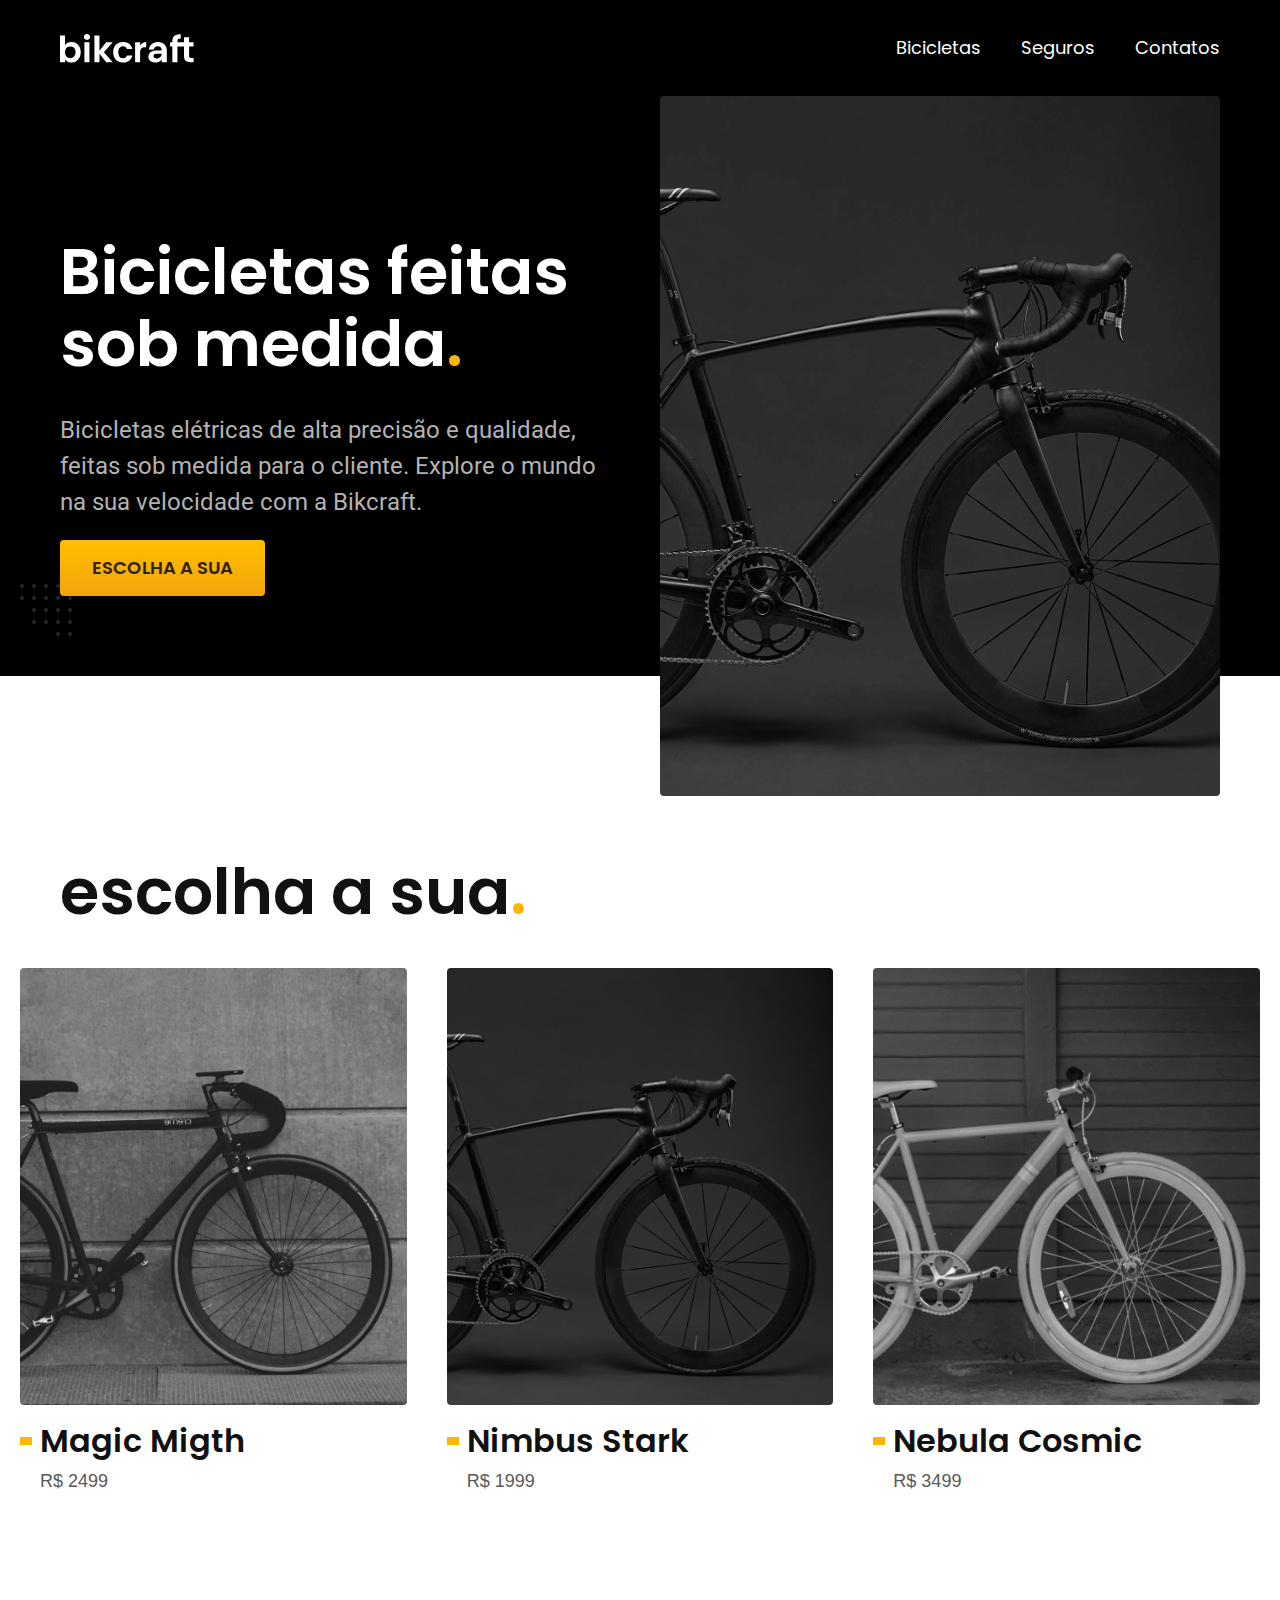
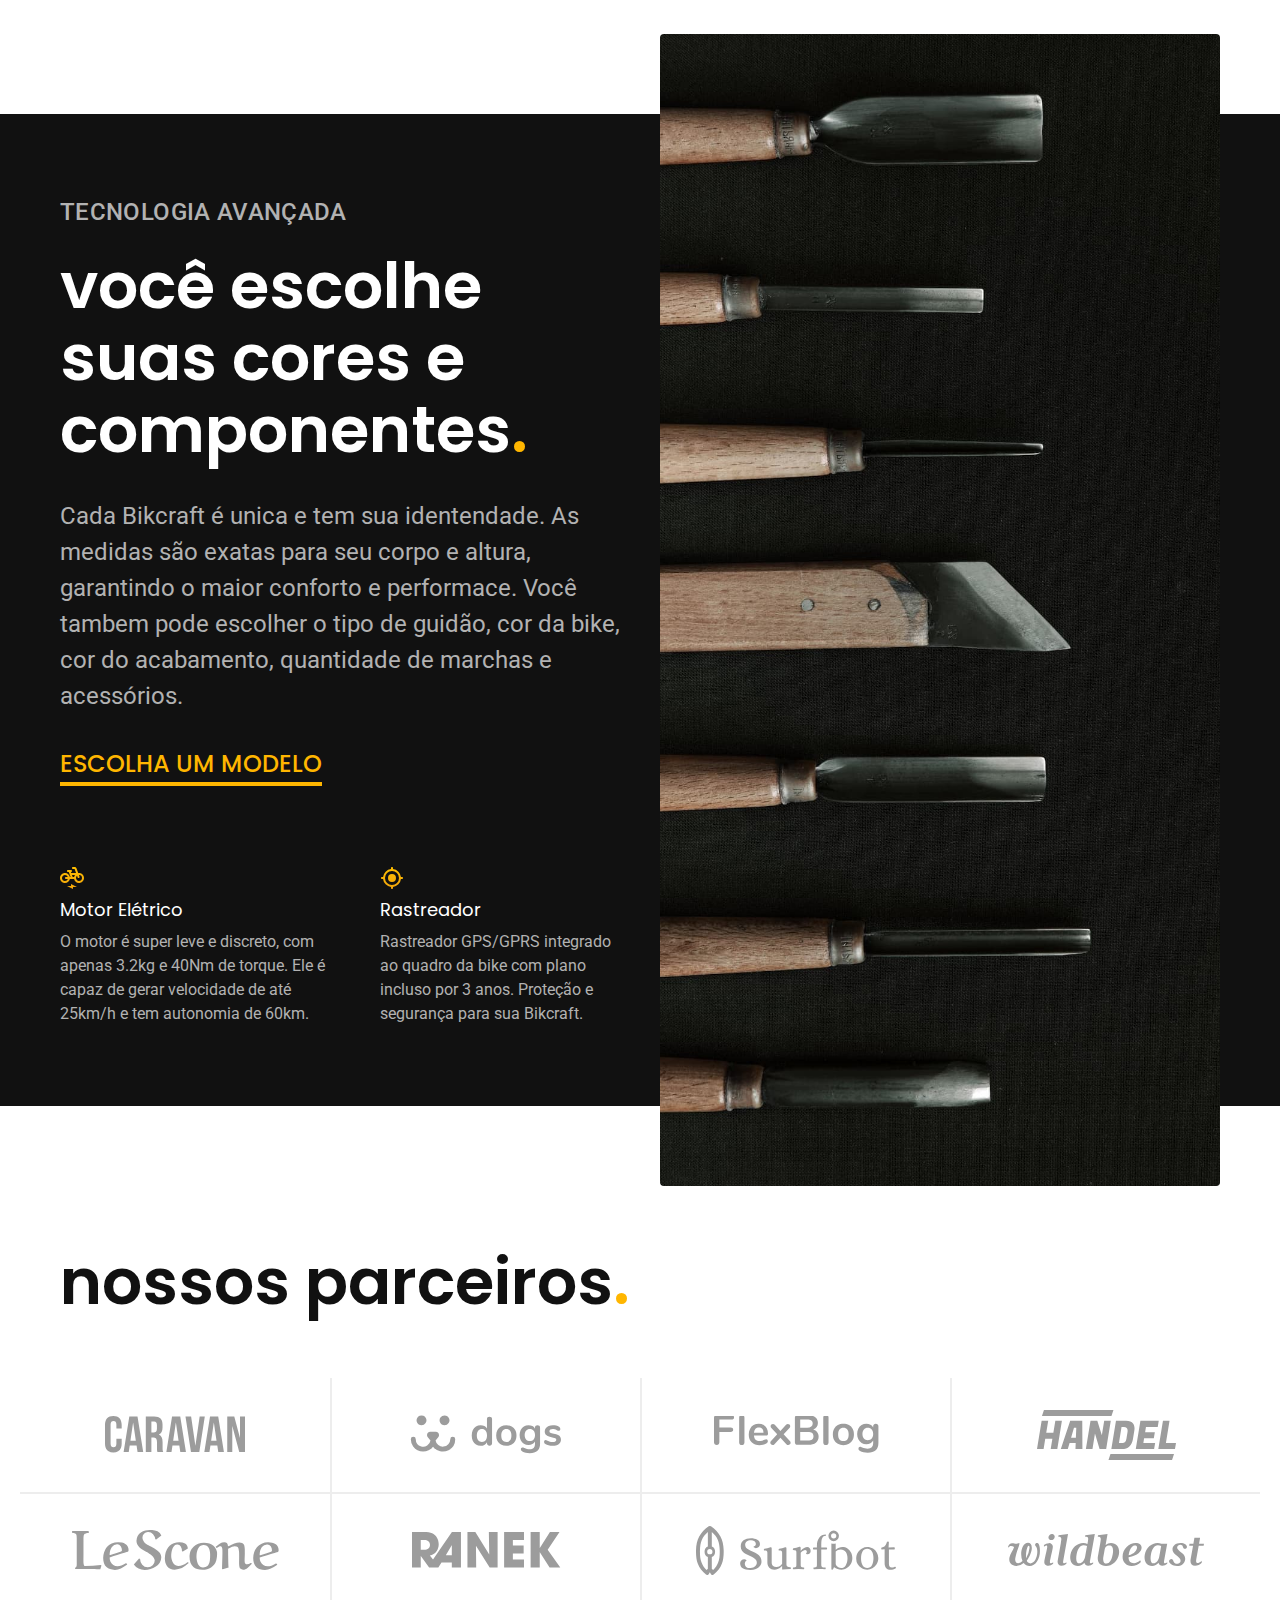
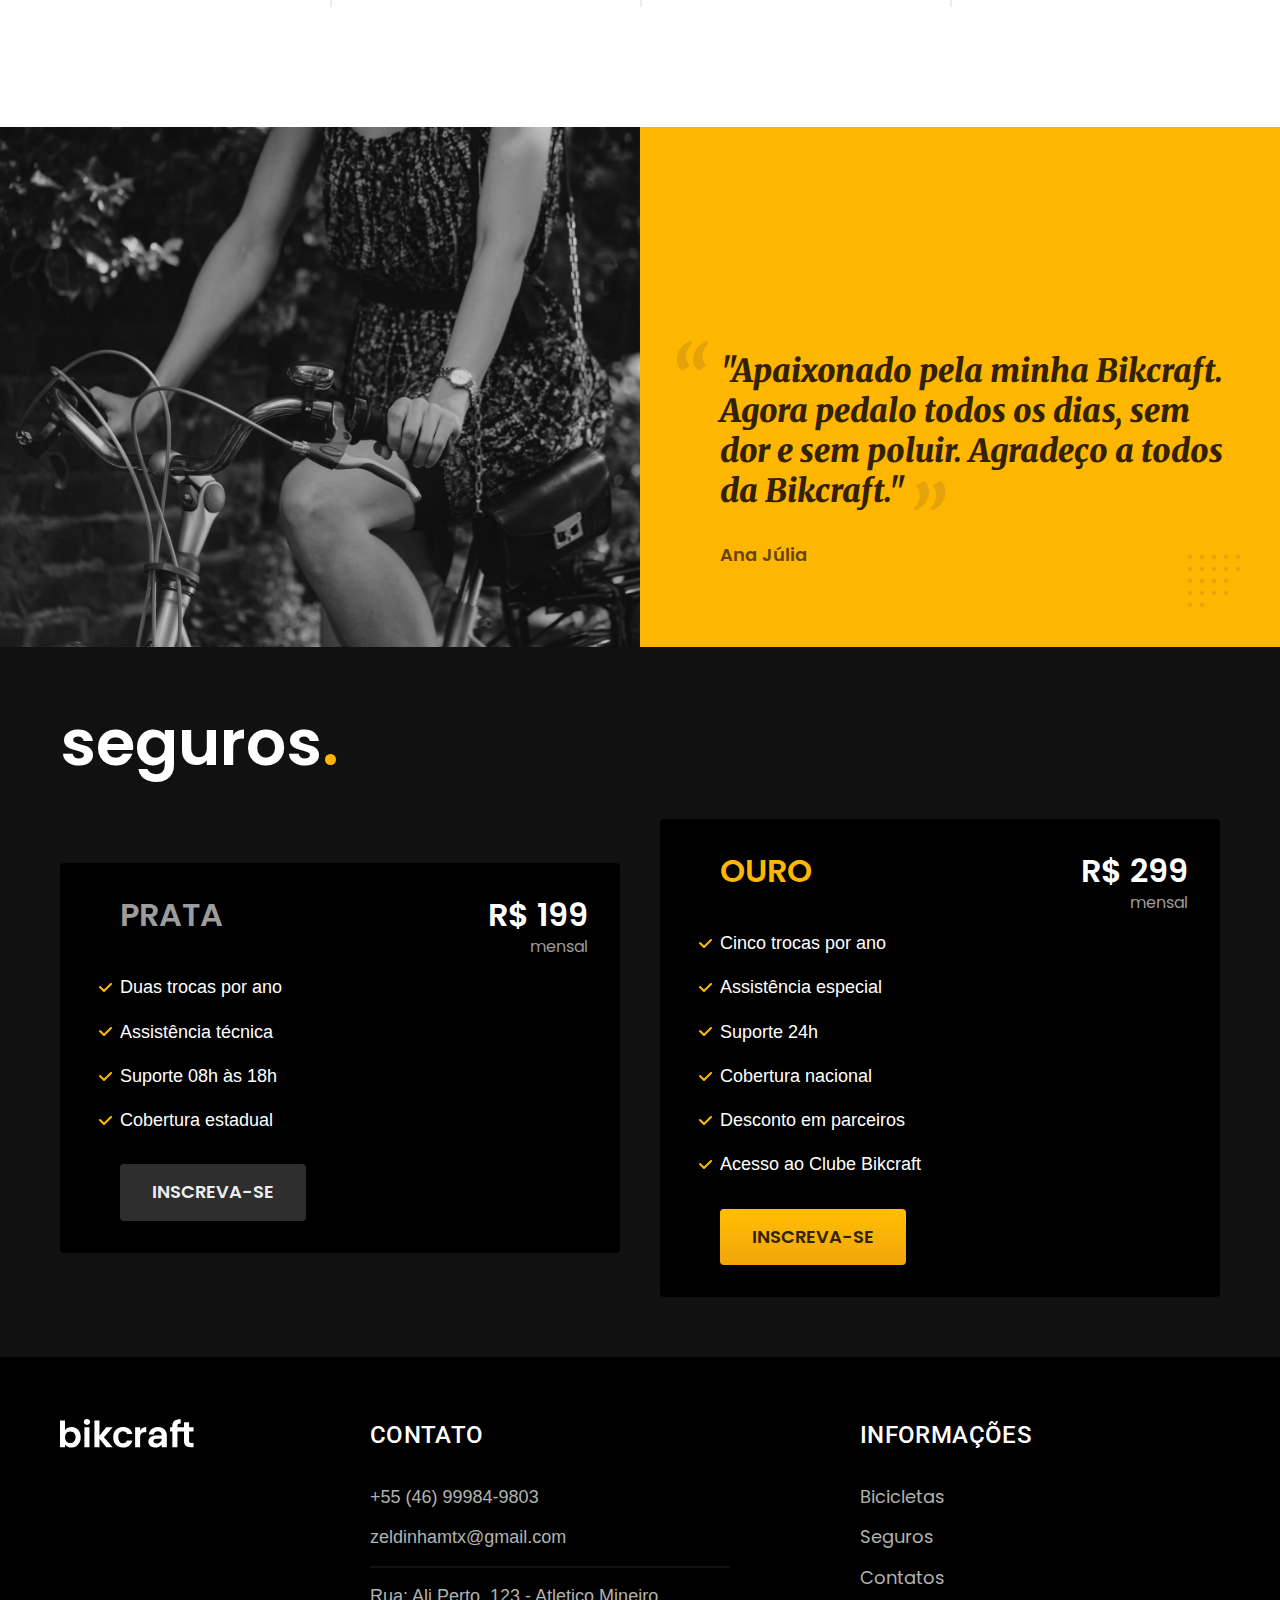
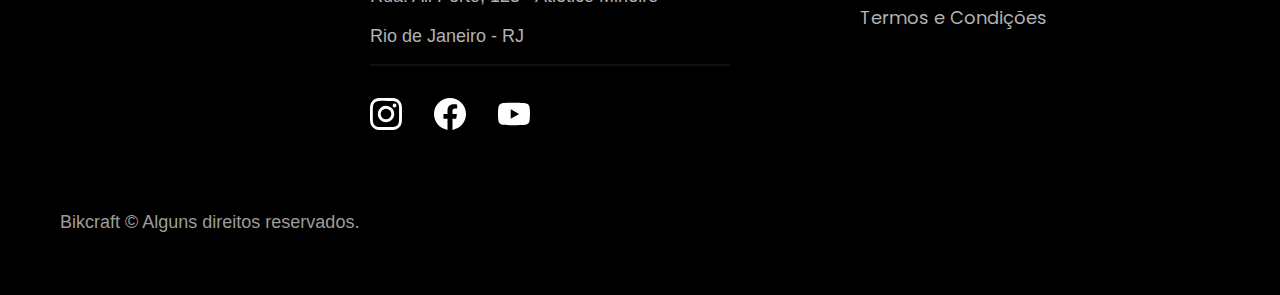
<file: index.html>
<!DOCTYPE html>
<html lang="pt-BR">

<head>
    <meta charset="UTF-8">
    <meta name="viewport" content="width=device-width, initial-scale=1.0">
    <title>.: Bikcraft - Bicicletas Elétricas :.</title>
    <meta name="description"
        content="Bicicletas elétricas de alta precisão e qualidade,  feitas sob medida para o cliente. Explore o mundo na sua velocidade com a Bikcraft.">
    <!-- Favicon -->
    <link rel="icon" href="./favicon.svg" type="image/svg+xml">
    <!-- CSS -->
    <link rel="preload" href="./assets/css/style.css" as="style">
    <link rel="stylesheet" href="./assets/css/style.css">
    <!-- Fontes -->
    <link rel="preconnect" href="https://fonts.googleapis.com">
    <link rel="preconnect" href="https://fonts.gstatic.com" crossorigin>
    <link href="https://fonts.googleapis.com/css2?family=Poppins:wght@400;600&family=Roboto:wght@400;500&display=swap"
        rel="stylesheet">
    <!-- tratamento se não tiver script -->
    <script>
        document.documentElement.classList.add("js");
    </script>
</head>

<body>
    <!-- Cabeçalho -->
    <header class="header-bg">
        <!-- Conteiner onde segura todo conteudo dentro do cabeçalho -->
        <div class="container header">
            <a href="./">
                <img src="./assets/img/bikcraft.svg" width="136" height="32" alt="Bikcraft">
            </a>
            <nav aria-label="primaria">
                <ul class="header-menu font-1-m cor-0">
                    <li><a href="bicicletas.html">Bicicletas</a></li>
                    <li><a href="seguros.html">Seguros</a></li>
                    <li><a href="contato.html">Contatos</a></li>
                </ul>
            </nav>
        </div>
    </header>

    <main class="intruducao-bg">
        <div class="intruducao container">
            <div class="introducao-conteudo">
                <h1 class="font-1-xxl cor-0 fadeInDown" data-anime="200">Bicicletas feitas sob medida<span class="cor-p1">.</span></h1>
                <p class="font-2-l cor-5 fadeInDown" data-anime="400">Bicicletas elétricas de alta precisão e qualidade, feitas sob medida para o
                    cliente. Explore o mundo
                    na sua velocidade com a Bikcraft.</p>
                <a class="botao fadeInDown" data-anime="600" href="./bicicletas.html">Escolha a sua</a>
            </div>
            <picture data-anime="800" class="fadeInDown">
                <source media="(max-width: 800px)" srcset="./assets/img/bicicletas/nimbus.jpg">
                <img src="./assets/img/fotos/introducao.jpg" width="1280" height="1600" alt="Bicicleta elétrica preta.">
            </picture>
        </div>
    </main>

    <article class="bicicletas-listas">
        <h2 class="container font-1-xxl ">escolha a sua<span class="cor-p1">.</span></h2>

        <ul>
            <li>
                <a href="./bicicletas/magic.html">
                    <img src="./assets/img/bicicletas/magic-home.jpg" alt="Bicicleta Preta">
                    <h3 class="font-1-xl">Magic Migth</h3>
                    <span class="font-2-m cor-8">R$ 2499</span>
                </a>
            </li>
            <li>
                <a href="./bicicletas/nimbus.html">
                    <img src="./assets/img/bicicletas/nimbus-home.jpg" alt="Bicicleta Preta">
                    <h3 class="font-1-xl">Nimbus Stark</h3>
                    <span class="font-2-m cor-8">R$ 1999</span>
                </a>
            </li>
            <li>
                <a href="./bicicletas/nebula.html">
                    <img src="./assets/img/bicicletas/nebula-home.jpg" alt="Bicicleta Preta">
                    <h3 class="font-1-xl">Nebula Cosmic</h3>
                    <span class="font-2-m cor-8">R$ 3499</span>
                </a>
            </li>
        </ul>
    </article>

    <article class="tecnologia-bg">
        <div class="tecnologia container">
            <div class="tecnologia-conteudo">
                <span class="font-2-l-b cor-5">Tecnologia Avançada</span>
                <h2 class="font-1-xxl cor-0">você escolhe suas cores e componentes<span class="cor-p1">.</span></h2>
                <p class="font-2-l cor-5">Cada Bikcraft é unica e tem sua identendade. As medidas são exatas para seu corpo e altura,
                    garantindo o maior conforto e performace. Você tambem
                    pode escolher o tipo de guidão, cor da bike, cor do acabamento, quantidade de marchas e acessórios.
                </p>
                <a class="link" href="./bicicletas.html">Escolha um modelo</a>
                <div class="tecnologia-vantagens">
                    <div>
                        <img src="./assets/img/icones/eletrica.svg" width="24" height="24"  alt="icone eletrica">
                        <h3 class="font-1-m cor-0">Motor Elétrico</h3>
                        <p class="font-2-s cor-5">
                            O motor é super leve e discreto, com apenas 3.2kg e 40Nm de torque. Ele é capaz de gerar
                            velocidade de até 25km/h e tem autonomia de 60km.
                        </p>
                    </div>
                    <div>
                        <img src="./assets/img/icones/rastreador.svg" width="24" height="24"  alt="icone eletrica">
                        <h3 class="font-1-m cor-0">Rastreador </h3>
                        <p class="font-2-s cor-5">
                            Rastreador GPS/GPRS integrado ao quadro da bike com plano incluso por 3 anos. Proteção e
                            segurança para sua Bikcraft.
                        </p>
                    </div>
                </div>
            </div>
            <div class="tecnologia-imagem">
                <img src="./assets/img/fotos/tecnologia.jpg" width="1200" height="1920"  alt="imagem decorativa">
            </div>
        </div>
    </article>

    <section class="parceiros" aria-label="Nossos Parceiros" >
        <h2 class="container font-1-xxl">nossos parceiros<span class="cor-p1">.</span></h2>

        <ul>
            <li><img src="./assets/img/parceiros/caravan.svg" width="140" height="38"  alt="caravan"></li>
            <li><img src="./assets/img/parceiros/dogs.svg" width="152" height="39"  alt="dogs.svg"></li>
            <li><img src="./assets/img/parceiros/flexblog.svg" width="165" height="38"  alt="flexblog"></li>
            <li><img src="./assets/img/parceiros/handel.svg" width="139" height="50"  alt="handel"></li>
            <li><img src="./assets/img/parceiros/lescone.svg" width="208" height="41"  alt="lescone"></li>
            <li><img src="./assets/img/parceiros/ranek.svg" width="149" height="36"  alt="ranek"></li>
            <li><img src="./assets/img/parceiros/surfbot.svg" width="200" height="49"  alt="surfbot"></li>
            <li><img src="./assets/img/parceiros/wildbeast.svg" width="196" height="34"  alt="wildbeast"></li>
        </ul>
    </section>

    <section class="depoimento" aria-label="Depoimento">
        <div>
            <img src="./assets/img/fotos/depoimento.jpg" width="1560" height="1360"  alt="Pessoa pedalando">
        </div>
        <div class="depoimento-conteudo">
            <blockquote class="font-1-xl cor-p5">
                <p>
                    "Apaixonado pela minha Bikcraft. Agora pedalo todos os dias, sem dor e sem poluir. Agradeço a todos
                    da Bikcraft."
                </p>
            </blockquote>
            <span class="font-1-m-b cor-p4">Ana Júlia</span>
        </div>
    </section>

    <article class="seguros-bg">
        <div class="seguros container">
            <h2 class="font-1-xxl cor-0">seguros<span class="cor-p1">.</span></h2>
            <div class="seguros-item">
                <h3 class="font-1-xl cor-6">PRATA</h3>
                <span class="font-1-xl cor-0">R$ 199 <span class="font-1-s cor-6">mensal</span></span>
                <ul class="font-2-m cor-0">
                    <li>Duas trocas por ano</li>
                    <li>Assistência técnica</li>
                    <li>Suporte 08h às 18h</li>
                    <li>Cobertura estadual</li>
                </ul>
                <a class="botao secundario" href=".orcamento.html">Inscreva-se</a>
            </div>

            <div class="seguros-item">
                <h3 class="font-1-xl cor-p1">OURO</h3>
                <span class="font-1-xl cor-0">R$ 299 <span class="font-1-s cor-6">mensal</span></span>
                <ul class="font-2-m cor-0">
                    <li>Cinco trocas por ano</li>
                    <li>Assistência especial</li>
                    <li>Suporte 24h</li>
                    <li>Cobertura nacional</li>
                    <li>Desconto em parceiros</li>
                    <li>Acesso ao Clube Bikcraft</li>
                </ul>
                <a class="botao" href=".orcamento.html">Inscreva-se</a>
            </div>
        </div>
    </article>

    <footer class="footer-bg">
        <div class="footer container">
            <img src="./assets/img/bikcraft.svg" width="136" height="32" alt="Logo">
            <div class="footer-contato">
                <h3 class="font-2-l-b cor-0">Contato</h3>
                <ul class="font-2-m cor-5">
                    <li><a href="tel:+5546999849803">+55 (46) 99984-9803</a> </li>
                    <li><a href="mailto:zeldinhamtx@gmail.com"> zeldinhamtx@gmail.com</a> </li>
                    <li>Rua: Ali Perto, 123 - Atletico Mineiro</li>
                    <li>Rio de Janeiro - RJ</li>
                </ul>
                <div class="footer-redes">
                    <a href="./">
                        <img src="./assets/img/redes/instagram.svg" width="32" height="32"  alt="icone instagram">
                    </a>
                    <a href="./">
                        <img src="./assets/img/redes/facebook.svg" width="32" height="32" alt="icone facebook">
                    </a>
                    <a href="./">
                        <img src="./assets/img/redes/youtube.svg" width="32" height="32" alt="icone youtube">
                    </a>
                </div>
            </div>
            <div class="footer-informacoes">
                <h3 class="font-2-l-b cor-0">Informações</h3>
                <nav>
                    <ul class="font-1-m cor-5">
                        <li>
                            <li><a href="bicicletas.html">Bicicletas</a></li>
                            <li><a href="seguros.html">Seguros</a></li>
                            <li><a href="contato.html">Contatos</a></li>
                            <li><a href="termos.html">Termos e Condições</a></li>
                        </li>
                    </ul>
                </nav>
            </div>
            <p class="footer-copy font-2-m cor-6">Bikcraft © Alguns direitos reservados.</p>
        </div>
    </footer>
    <!--Scripts-->
    <script src="./js/plugins/simple-anime.js"></script>
    <script src="./js/script.js"></script>
</body>

</html>
</file>
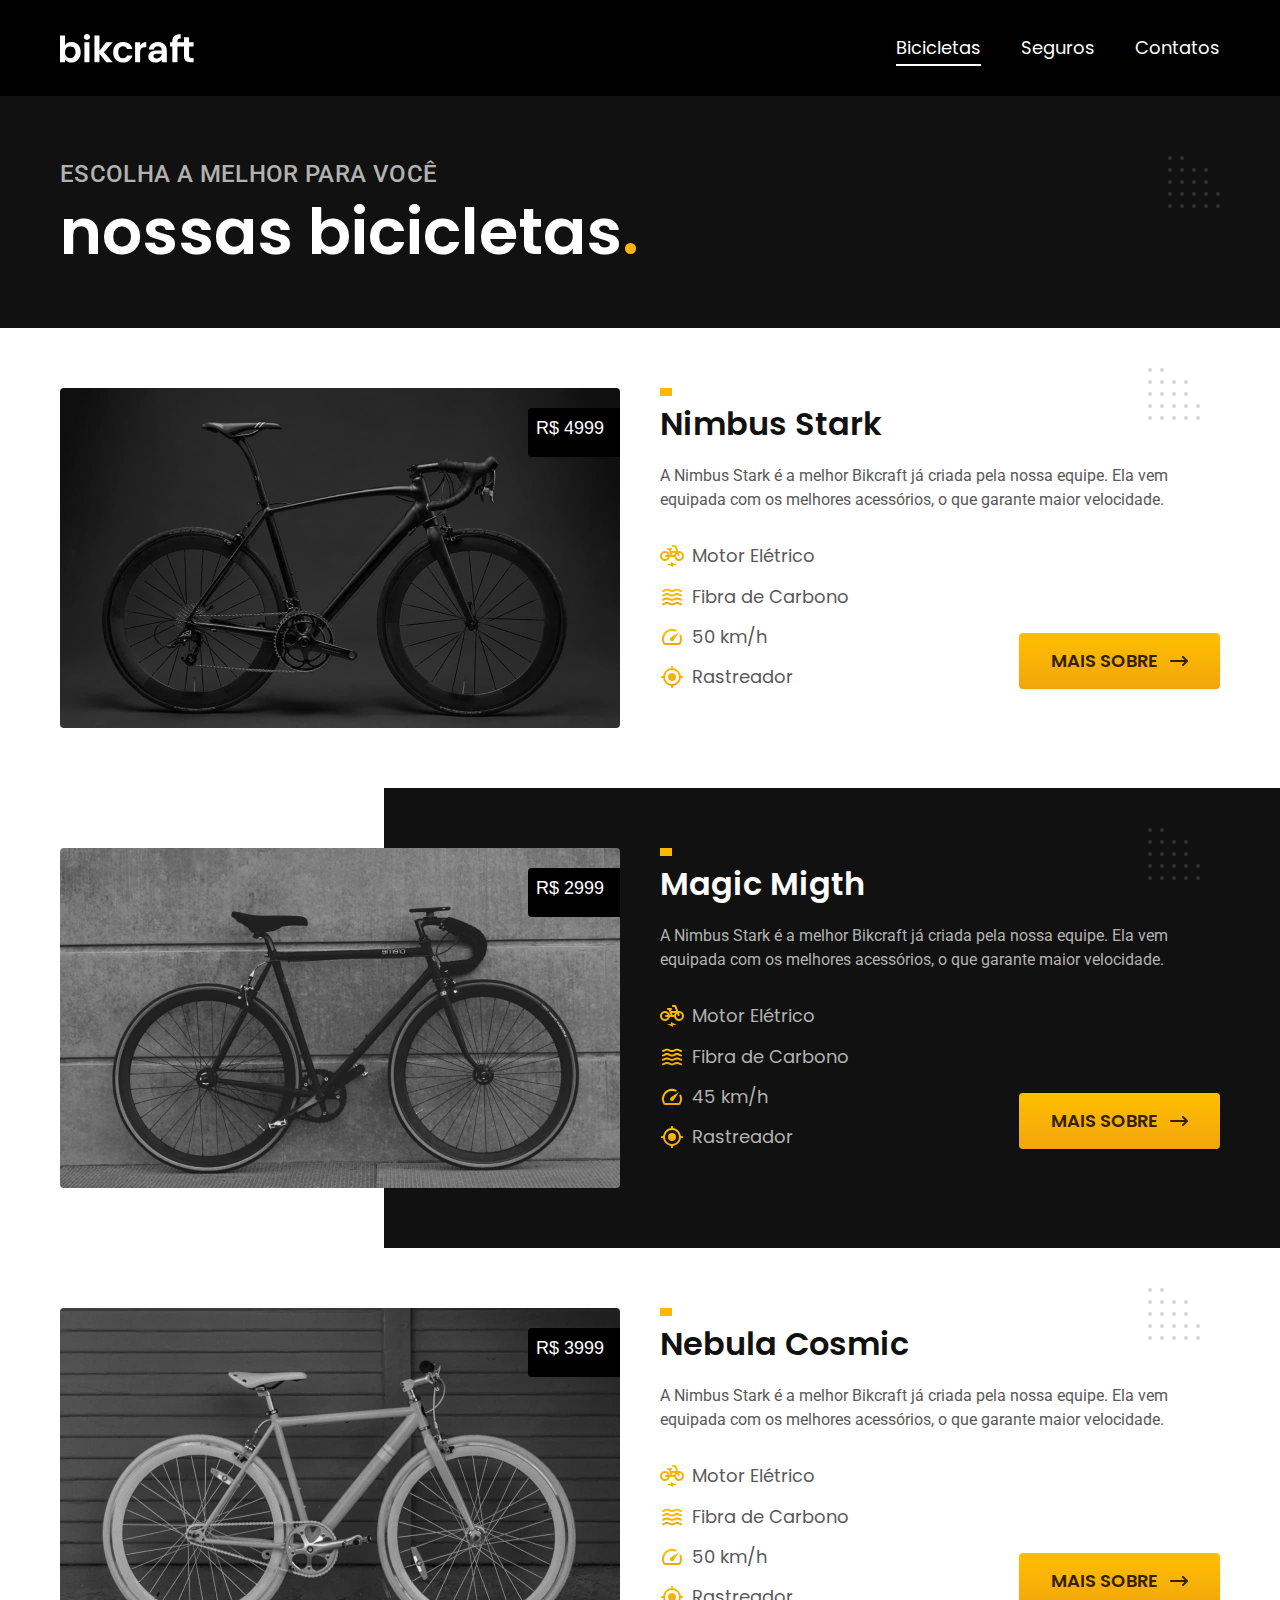
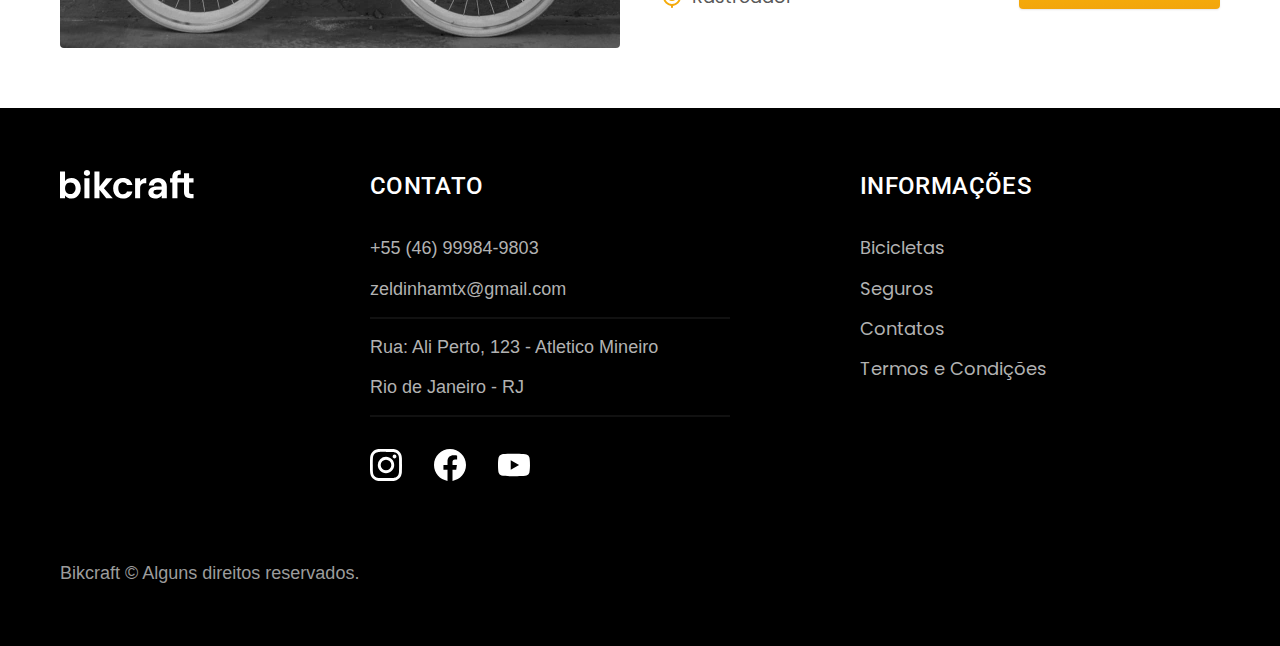
<file: bicicletas.html>
<!DOCTYPE html>
<html lang="pt-BR">

<head>
    <meta charset="UTF-8">
    <meta name="viewport" content="width=device-width, initial-scale=1.0">
    <title>.: Bicicletas | Bikcraft :.</title>
    <meta name="description"
        content="Bicicletas">

    <!-- Favicon -->
    <link rel="icon" href="./favicon.svg" type="image/svg+xml">
    <!-- CSS -->
    <link rel="preload" href="./assets/css/style.css" as="style">
    <link rel="stylesheet" href="./assets/css/style.css">
    <!-- Fontes -->
    <link rel="preconnect" href="https://fonts.googleapis.com">
    <link rel="preconnect" href="https://fonts.gstatic.com" crossorigin>
    <link href="https://fonts.googleapis.com/css2?family=Poppins:wght@400;600&family=Roboto:wght@400;500&display=swap"
        rel="stylesheet">
    <!-- tratamento se não tiver script -->
    <script>
        document.documentElement.classList.add("js");
    </script>
</head>

<body id="bicicletas">
    <!-- Cabeçalho -->
    <header class="header-bg">
        <!-- Conteiner onde segura todo conteudo dentro do cabeçalho -->
        <div class="container header">
            <a href="./">
                <img src="./assets/img/bikcraft.svg" width="136" height="32"  alt="Bikcraft">
            </a>
            <nav aria-label="primaria">
                <ul class="header-menu font-1-m cor-0">
                    <li><a href="./bicicletas.html">Bicicletas</a></li>
                    <li><a href="./seguros.html">Seguros</a></li>
                    <li><a href="./contato.html">Contatos</a></li>
                </ul>
            </nav>
        </div>
    </header>

    <main>
        <div class="titulo-bg">
            <div class="titulo container">
                <p class="font-2-l-b cor-5">Escolha a melhor para você</p>
                <h1 class="font-1-xxl cor-0">nossas bicicletas<span class="cor-p1">.</span></h1>
            </div>
        </div>

       <div >
        <div class="bicicletas container">
            <div class="bicicletas-imagem">
                <img src="./assets/img/bicicletas/nimbus.jpg" alt="Bicicleta Nimbus">
                <span class="font-2-m cor-0">R$ 4999</span>
            </div>
            <div class="bicicletas-conteudo">
                <h2 class="font-1-xl">Nimbus Stark</h2>
                <p class="font-2-s cor-8">A Nimbus Stark é a melhor Bikcraft já criada pela nossa equipe. Ela vem equipada com os melhores acessórios, o que garante maior velocidade.</p>
                <ul class="font-1-m cor-8">
                    <li>
                        <img src="./assets/img/icones/eletrica.svg" alt="Icone Elétrica">
                        Motor Elétrico
                    </li>
                    <li>
                        <img src="./assets/img/icones/carbono.svg" alt="Icone Fibra de Carbono">
                        Fibra de Carbono
                    </li>
                    <li>
                        <img src="./assets/img/icones/velocidade.svg" alt="Icone velocidade">
                        50 km/h
                    </li>
                    <li>
                        <img src="./assets/img/icones/rastreador.svg" alt="Icone Rastreador">
                        Rastreador
                    </li>
                </ul>
                <a class="botao seta" href="./bicicletas/nimbus.html">Mais Sobre</a>
            </div>
        </div>
       </div>

       <div class="bicicletas-bg">
        <div class="bicicletas container">
            <div class="bicicletas-imagem">
                <img src="./assets/img/bicicletas/magic.jpg" alt="Bicicleta Nimbus">
                <span class="font-2-m cor-0">R$ 2999</span>
            </div>
            <div class="bicicletas-conteudo">
                <h2 class="font-1-xl cor-0">Magic Migth</h2>
                <p class="font-2-s cor-5">A Nimbus Stark é a melhor Bikcraft já criada pela nossa equipe. Ela vem equipada com os melhores acessórios, o que garante maior velocidade.</p>
                <ul class="font-1-m cor-5">
                    <li>
                        <img src="./assets/img/icones/eletrica.svg" alt="Icone Elétrica">
                        Motor Elétrico
                    </li>
                    <li>
                        <img src="./assets/img/icones/carbono.svg" alt="Icone Fibra de Carbono">
                        Fibra de Carbono
                    </li>
                    <li>
                        <img src="./assets/img/icones/velocidade.svg" alt="Icone velocidade">
                        45 km/h
                    </li>
                    <li>
                        <img src="./assets/img/icones/rastreador.svg" alt="Icone Rastreador">
                        Rastreador
                    </li>
                </ul>
                <a class="botao seta" href="./bicicletas/magic.html">Mais Sobre</a>
            </div>
        </div>
       </div>

       <div >
        <div class="bicicletas container">
            <div class="bicicletas-imagem">
                <img src="./assets/img/bicicletas/nebula.jpg" alt="Bicicleta Nimbus">
                <span class="font-2-m cor-0">R$ 3999</span>
            </div>
            <div class="bicicletas-conteudo">
                <h2 class="font-1-xl">Nebula Cosmic</h2>
                <p class="font-2-s cor-8">A Nimbus Stark é a melhor Bikcraft já criada pela nossa equipe. Ela vem equipada com os melhores acessórios, o que garante maior velocidade.</p>
                <ul class="font-1-m cor-8">
                    <li>
                        <img src="./assets/img/icones/eletrica.svg" alt="Icone Elétrica">
                        Motor Elétrico
                    </li>
                    <li>
                        <img src="./assets/img/icones/carbono.svg" alt="Icone Fibra de Carbono">
                        Fibra de Carbono
                    </li>
                    <li>
                        <img src="./assets/img/icones/velocidade.svg" alt="Icone velocidade">
                        50 km/h
                    </li>
                    <li>
                        <img src="./assets/img/icones/rastreador.svg" alt="Icone Rastreador">
                        Rastreador
                    </li>
                </ul>
                <a class="botao seta" href="./bicicletas/nebula.html">Mais Sobre</a>
            </div>
        </div>
       </div>
    </main>
    
    <footer class="footer-bg">
        <div class="footer container">
            <img src="./assets/img/bikcraft.svg" alt="Logo">
            <div class="footer-contato">
                <h3 class="font-2-l-b cor-0">Contato</h3>
                <ul class="font-2-m cor-5">
                    <li><a href="tel:+5546999849803">+55 (46) 99984-9803</a> </li>
                    <li><a href="mailto:zeldinhamtx@gmail.com"> zeldinhamtx@gmail.com</a> </li>
                    <li>Rua: Ali Perto, 123 - Atletico Mineiro</li>
                    <li>Rio de Janeiro - RJ</li>
                </ul>
                <div class="footer-redes">
                    <a href="./">
                        <img src="./assets/img/redes/instagram.svg" width="32" height="32"  alt="icone instagram">
                    </a>
                    <a href="./">
                        <img src="./assets/img/redes/facebook.svg" width="32" height="32" alt="icone facebook">
                    </a>
                    <a href="./">
                        <img src="./assets/img/redes/youtube.svg" width="32" height="32" alt="icone youtube">
                    </a>
                </div>
            </div>
            <div class="footer-informacoes">
                <h3 class="font-2-l-b cor-0">Informações</h3>
                <nav>
                    <ul class="font-1-m cor-5">
                        <li>
                            <li><a href="./bicicletas.html">Bicicletas</a></li>
                            <li><a href="./seguros.html">Seguros</a></li>
                            <li><a href="./contato.html">Contatos</a></li>
                            <li><a href="./termos.html">Termos e Condições</a></li>
                        </li>
                    </ul>
                </nav>
            </div>
            <p class="footer-copy font-2-m cor-6">Bikcraft © Alguns direitos reservados.</p>
        </div>
    </footer>
    <script src="./js/script.js"></script>
</body>

</html>
</file>
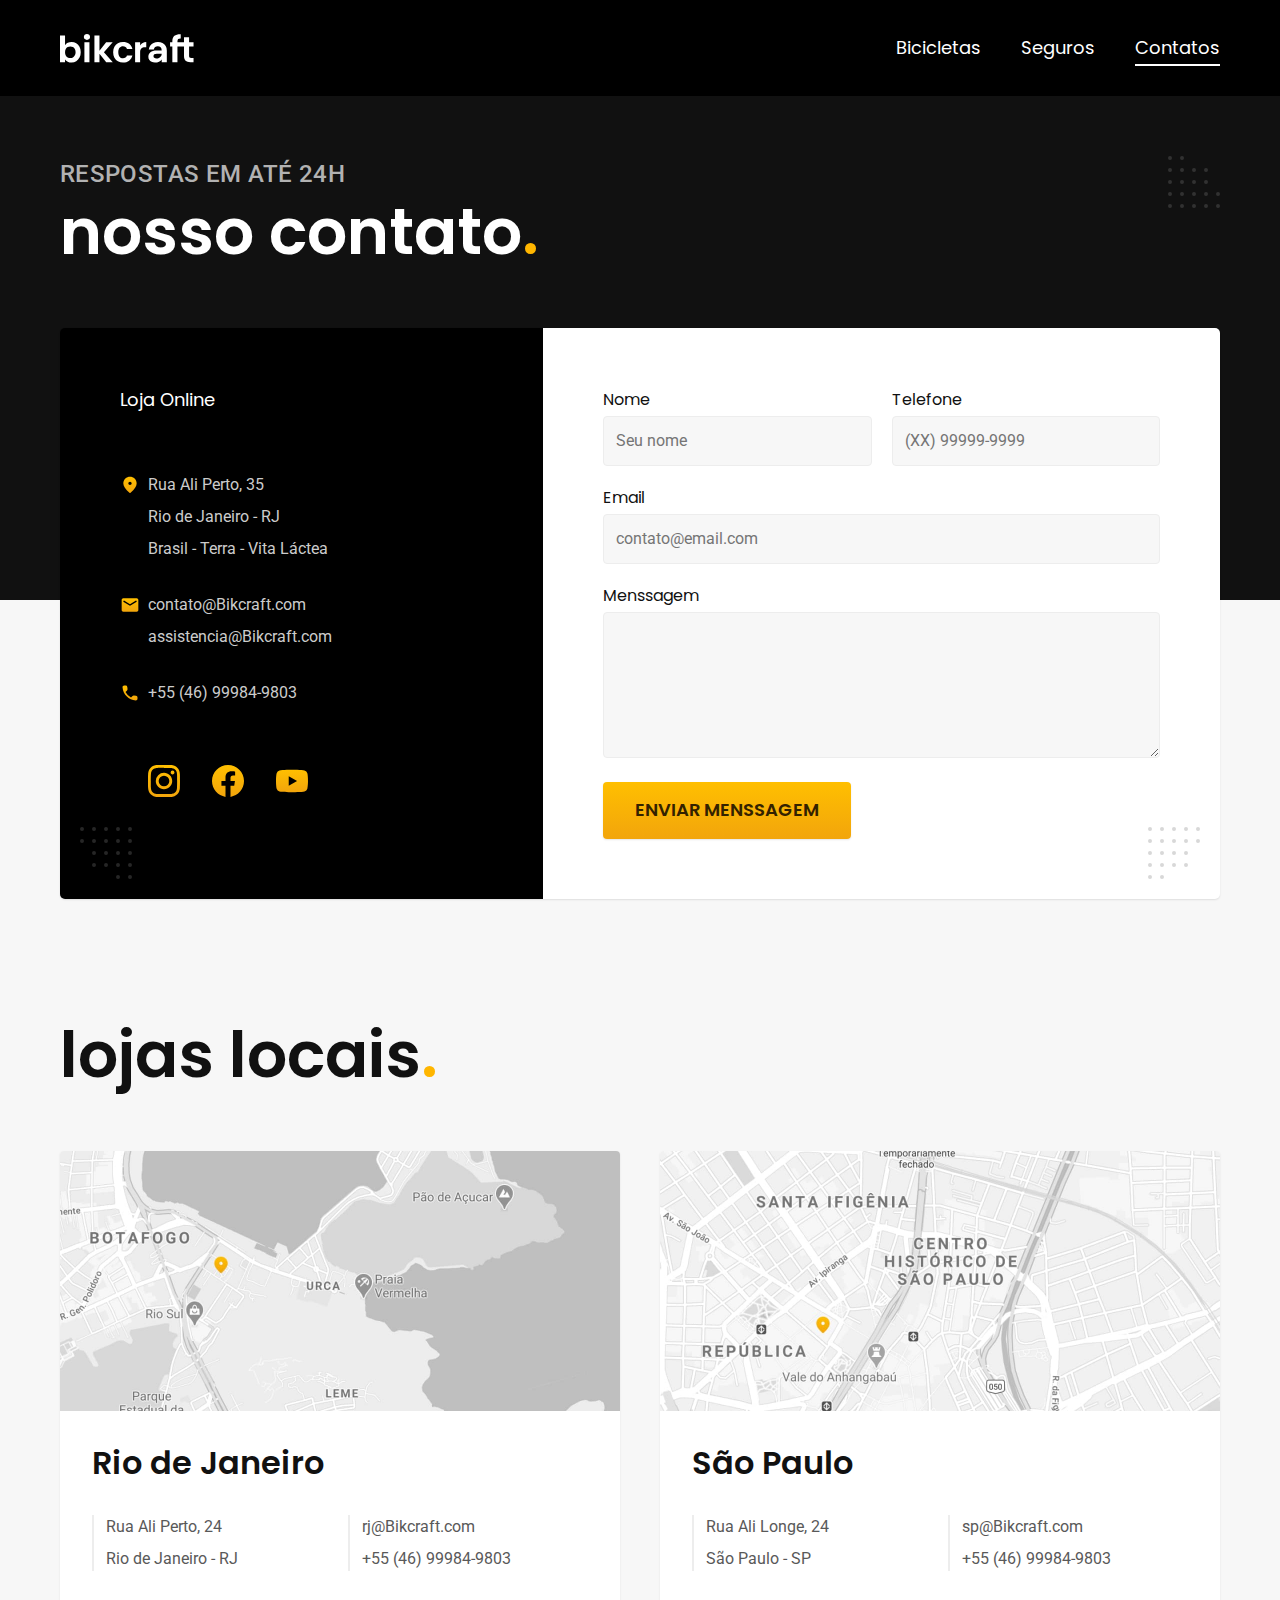
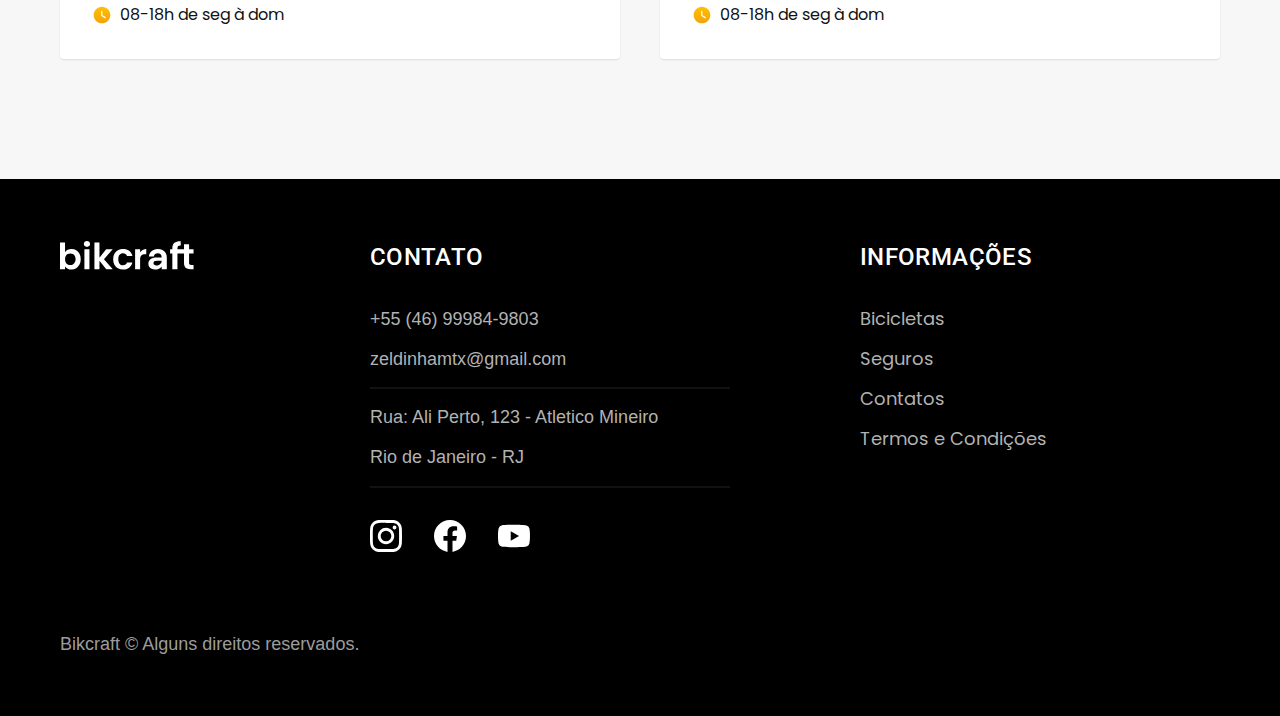
<file: contato.html>
<!DOCTYPE html>
<html lang="pt-BR">

<head>
    <meta charset="UTF-8">
    <meta name="viewport" content="width=device-width, initial-scale=1.0">
    <title>.: Contato | Bikcraft :.</title>
    <meta name="description"
        content="Contato">

    <!-- Favicon -->
    <link rel="icon" href="./favicon.svg" type="image/svg+xml">
    <!-- CSS -->
    <link rel="preload" href="./assets/css/style.css" as="style">
    <link rel="stylesheet" href="./assets/css/style.css">
    <!-- Fontes -->
    <link rel="preconnect" href="https://fonts.googleapis.com">
    <link rel="preconnect" href="https://fonts.gstatic.com" crossorigin>
    <link href="https://fonts.googleapis.com/css2?family=Poppins:wght@400;600&family=Roboto:wght@400;500&display=swap"
        rel="stylesheet">
    <!-- tratamento se não tiver script -->
    <script>
        document.documentElement.classList.add("js");
    </script>
</head>

<body id="contato">
    <!-- Cabeçalho -->
    <header class="header-bg">
        <!-- Conteiner onde segura todo conteudo dentro do cabeçalho -->
        <div class="container header">
            <a href="./">
                <img src="./assets/img/bikcraft.svg" width="136" height="32"  alt="Bikcraft">
            </a>
            <nav aria-label="primaria">
                <ul class="header-menu font-1-m cor-0">
                    <li><a href="bicicletas.html">Bicicletas</a></li>
                    <li><a href="seguros.html">Seguros</a></li>
                    <li><a href="contato.html">Contatos</a></li>
                </ul>
            </nav>
        </div>
    </header>
    <!-- Contatos -->
    <main>
        <div class="titulo-bg">
            <div class="titulo container">
                <p class="font-2-l-b cor-5">respostas em até 24h</p>
                <h1 class="font-1-xxl cor-0">nosso contato<span class="cor-p1">.</span></h1>
            </div>
        </div>

        <div class="contato container">
            <!-- Endereço -->
            <section class="contato-dados" aria-label="Endereço">
                <h2 class="font-1-m cor-0">Loja Online</h2>
                <div class="contato-endereco font-2-s cor-4">
                    <p>Rua Ali Perto, 35</p>
                    <p>Rio de Janeiro - RJ</p>
                    <p>Brasil - Terra - Vita Láctea</p>
                </div>
                <address class="contato-meios font-2-s cor-4">
                    <a href="mailto:zeldinhamtx@gmail.com">contato@Bikcraft.com</a>
                    <a href="mailto:zeldinhamtx@gmail.com">assistencia@Bikcraft.com</a>
                    <a href="tel:+5546999849803">+55 (46) 99984-9803</a>
                </address>
                <div class="contato-redes">
                    <a href="./">
                        <img src="./assets/img/redes/instagram-p.svg" alt="icone instagram">
                    </a>
                    <a href="./">
                        <img src="./assets/img/redes/facebook-p.svg" alt="icone facebook">
                    </a>
                    <a href="./">
                        <img src="./assets/img/redes/youtube-p.svg" alt="icone youtube">
                    </a>
                </div>
            </section>
            <!-- Formulário -->
            <section class="contato-formulario" aria-label="Formulário">
                <form class="form" action="./contato.html">
                    <div>
                        <label for="nome">Nome</label>
                        <input type="text" id="nome" name="nome" placeholder="Seu nome" required>
                    </div>
                    <div>
                        <label for="Telefone">Telefone</label>
                        <input type="text" id="Telefone" name="Telefone" placeholder="(XX) 99999-9999" required>
                    </div>
                    <div class="col-2">
                        <label for="email">Email</label>
                        <input type="email" id="email" name="email" placeholder="contato@email.com" required>
                    </div>
                    <div class="col-2">
                        <label for="menssagem">Menssagem</label>
                        <textarea rows="5" type="menssagem" id="menssagem" name="menssagem" placeholder="O que você precisa?"> </textarea>
                    </div>
                    <button class="botao col-2">Enviar Menssagem</button>
                </form>
            </section>
        </div>        
    </main>

    <!-- Locais -->
    <article class="lojas container">
        <h2 class="font-1-xxl">lojas locais<span class="cor-p1">.</span></h2>
        <div class="lojas-item">
            <img src="./assets/img/lojas/rj.jpg" alt="Mapa Rio de Janeiro">
            <div class="lojas-conteudo">
                <h3 class="font-1-xl">Rio de Janeiro</h3>
                <div class="lojas-dados font-2-s cor-8">
                    <p>Rua Ali Perto, 24 </p>
                    <p>Rio de Janeiro - RJ</p>
                </div>
                <div class="lojas-dados font-2-s cor-8">
                    <a href="mailto:zeldinhamtx@gmail.com">rj@Bikcraft.com</a>
                    <a href="tel:+5546999849803">+55 (46) 99984-9803</a>
                </div>
                <p class="lojas-tempo font-1-s"><img src="./assets/img/icones/horario.svg" alt=""> 08-18h de seg à dom</p>
            </div>
        </div>

        <div class="lojas-item">
            <img src="./assets/img/lojas/sp.jpg" alt="Mapa Rio de Janeiro">
            <div class="lojas-conteudo">
                <h3 class="font-1-xl">São Paulo</h3>
                <div class="lojas-dados font-2-s cor-8">
                    <p>Rua Ali Longe, 24 </p>
                    <p>São Paulo - SP</p>
                </div>
                <div class="lojas-dados font-2-s cor-8">
                    <a href="mailto:zeldinhamtx@gmail.com">sp@Bikcraft.com</a>
                    <a href="tel:+5546999849803">+55 (46) 99984-9803</a>
                </div>
                <p class="lojas-tempo font-1-s"><img src="./assets/img/icones/horario.svg" alt=""> 08-18h de seg à dom</p>
            </div>
        </div>
    </article>

    <!-- Rodapé -->
    <footer class="footer-bg">
        <div class="footer container">
            <img src="./assets/img/bikcraft.svg" alt="Logo">
            <div class="footer-contato">
                <h3 class="font-2-l-b cor-0">Contato</h3>
                <ul class="font-2-m cor-5">
                    <li><a href="tel:+5546999849803">+55 (46) 99984-9803</a> </li>
                    <li><a href="mailto:zeldinhamtx@gmail.com"> zeldinhamtx@gmail.com</a> </li>
                    <li>Rua: Ali Perto, 123 - Atletico Mineiro</li>
                    <li>Rio de Janeiro - RJ</li>
                </ul>
                <div class="footer-redes">
                    <a href="./">
                        <img src="./assets/img/redes/instagram.svg" width="32" height="32"  alt="icone instagram">
                    </a>
                    <a href="./">
                        <img src="./assets/img/redes/facebook.svg" width="32" height="32" alt="icone facebook">
                    </a>
                    <a href="./">
                        <img src="./assets/img/redes/youtube.svg" width="32" height="32" alt="icone youtube">
                    </a>
                </div>
            </div>
            <div class="footer-informacoes">
                <h3 class="font-2-l-b cor-0">Informações</h3>
                <nav>
                    <ul class="font-1-m cor-5">
                        <li>
                            <li><a href="bicicletas.html">Bicicletas</a></li>
                            <li><a href="seguros.html">Seguros</a></li>
                            <li><a href="contato.html">Contatos</a></li>
                            <li><a href="termos.html">Termos e Condições</a></li>
                        </li>
                    </ul>
                </nav>
            </div>
            <p class="footer-copy font-2-m cor-6">Bikcraft © Alguns direitos reservados.</p>
        </div>
    </footer>
    <script src="./js/script.js"></script>
</body>

</html>
</file>
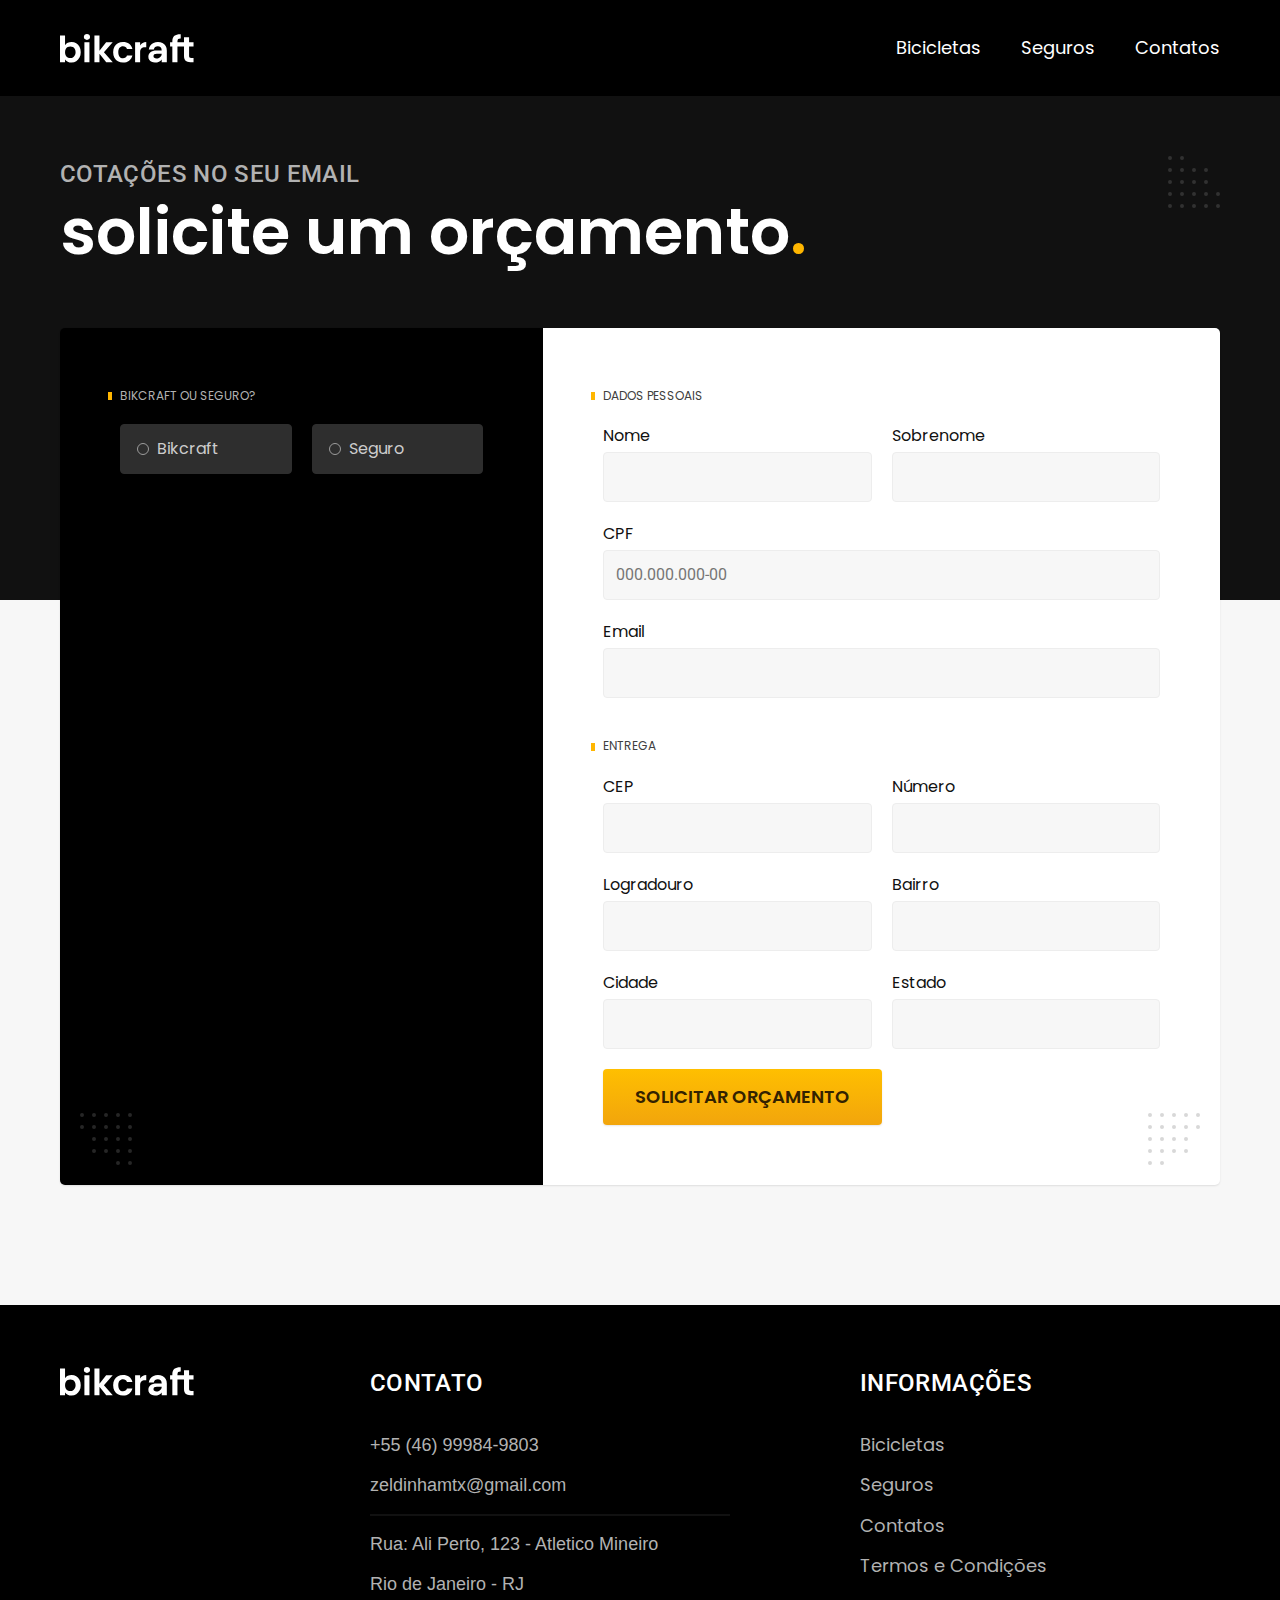
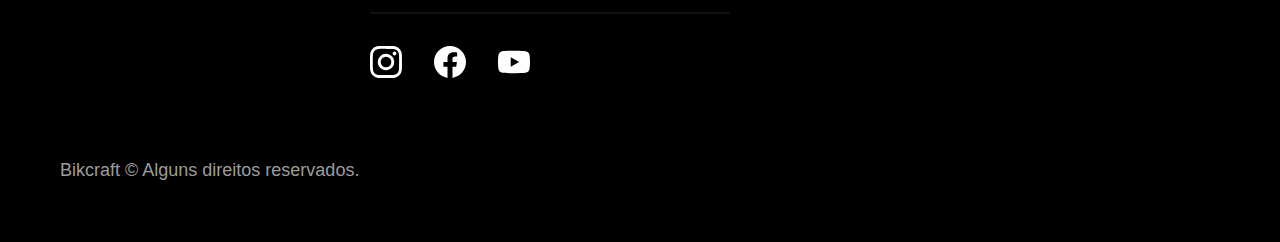
<file: orcamento.html>
<!DOCTYPE html>
<html lang="pt-BR">

<head>
    <meta charset="UTF-8">
    <meta name="viewport" content="width=device-width, initial-scale=1.0">
    <title>.: Orçamento | Bikcraft :.</title>
    <meta name="description"
        content="Termos e Condições">
        
    <!-- Favicon -->
    <link rel="icon" href="./favicon.svg" type="image/svg+xml">
    <!-- CSS -->
    <link rel="preload" href="./assets/css/style.css" as="style">
    <link rel="stylesheet" href="./assets/css/style.css">
    <!-- Fontes -->
    <link rel="preconnect" href="https://fonts.googleapis.com">
    <link rel="preconnect" href="https://fonts.gstatic.com" crossorigin>
    <link href="https://fonts.googleapis.com/css2?family=Poppins:wght@400;600&family=Roboto:wght@400;500&display=swap"
        rel="stylesheet">
    <!-- tratamento se não tiver script -->
    <script>
        document.documentElement.classList.add("js");
    </script>
</head>

<body id="orcamento">
    <!-- Cabeçalho -->
    <header class="header-bg">
        <!-- Conteiner onde segura todo conteudo dentro do cabeçalho -->
        <div class="container header">
            <a href="./">
                <img src="./assets/img/bikcraft.svg" width="136" height="32"  alt="Bikcraft">
            </a>
            <nav aria-label="primaria">
                <ul class="header-menu font-1-m cor-0">
                    <li><a href="bicicletas.html">Bicicletas</a></li>
                    <li><a href="seguros.html">Seguros</a></li>
                    <li><a href="contato.html">Contatos</a></li>
                </ul>
            </nav>
        </div>
    </header>

    <main>
        <div class="titulo-bg">
            <div class="titulo container">
                <p class="font-2-l-b cor-5">Cotações no seu email</p>
                <h1 class="font-1-xxl cor-0">solicite um orçamento<span class="cor-p1">.</span></h1>
            </div>
        </div>

        <form class="orcamento container" action="./">
            <!-- Produtos -->
            <div class="orcamento-produto">
                <h2 class="font-1-xs cor-5">Bikcraft ou Seguro?</h2>
                <input type="radio" name="tipo" value="bikcraft" id="bikcraft">
                <label for="bikcraft">Bikcraft</label>
                <input type="radio" name="tipo" value="seguro" id="seguro">
                <label for="seguro">Seguro</label>

                <div class="orcamento-conteudo" id="orcamento-bikcraft">
                    <h2 class="font-1-xs cor-5">Escolha a sua</h2>

                    <input type="radio" name="produto" value="nimbus" id="nimbus">
                    <label for="nimbus">Nimbus Stark <span>R$ 4999</span></label>
                    <div class="orcamento-detalhes"> 
                        <ul class="font-1-xs cor-8">
                            <li>
                                <img src="./assets/img/icones/eletrica.svg" alt="Motor Elétrico">
                                Motor Elétrico
                            </li>
                            <li>
                                <img src="./assets/img/icones/carbono.svg" alt="carbono">
                                Fibra Carbono
                            </li>
                            <li>
                                <img src="./assets/img/icones/velocidade.svg" alt="velocidade">
                                50 km/h
                            </li>
                            <li>
                                <img src="./assets/img/icones/rastreador.svg" alt="rastreador">
                                Rastreador
                            </li>
                        </ul>
                        <img src="./assets/img/bicicletas/nimbus.jpg" alt="">
                    </div>


                    <input type="radio" name="produto" value="magic" id="magic">
                    <label for="magic">Magic Migth <span>R$ 2499</span></label>
                    <div class="orcamento-detalhes"> 
                        <ul class="font-1-xs cor-8">
                            <li>
                                <img src="./assets/img/icones/eletrica.svg" alt="Motor Elétrico">
                                Motor Elétrico
                            </li>
                            <li>
                                <img src="./assets/img/icones/carbono.svg" alt="carbono">
                                Fibra Carbono
                            </li>
                            <li>
                                <img src="./assets/img/icones/velocidade.svg" alt="velocidade">
                                45 km/h
                            </li>
                            <li>
                                <img src="./assets/img/icones/rastreador.svg" alt="rastreador">
                                Rastreador
                            </li>
                        </ul>
                        <img src="./assets/img/bicicletas/magic.jpg" alt="">
                    </div>

                    <input type="radio" name="produto" value="nebula" id="nebula">
                    <label for="nebula">Nebula Cosmic <span>R$ 3999</span></label>
                    <div class="orcamento-detalhes"> 
                        <ul class="font-1-xs cor-8">
                            <li>
                                <img src="./assets/img/icones/eletrica.svg" alt="Motor Elétrico">
                                Motor Elétrico
                            </li>
                            <li>
                                <img src="./assets/img/icones/carbono.svg" alt="carbono">
                                Fibra Carbono
                            </li>
                            <li>
                                <img src="./assets/img/icones/velocidade.svg" alt="velocidade">
                                50 km/h
                            </li>
                            <li>
                                <img src="./assets/img/icones/rastreador.svg" alt="rastreador">
                                Rastreador
                            </li>
                        </ul>
                        <img src="./assets/img/bicicletas/nebula.jpg" alt="">
                    </div>

                </div>
                <div class="orcamento-conteudo" id="orcamento-seguro">
                    <h2 class="font-1-xs cor-5">Escolha o plano</h2>

                    <input type="radio" name="produto" value="prata" id="prata">
                    <label for="prata">Prata <span>R$ 199</span></label>

                    <input type="radio" name="produto" value="ouro" id="ouro">
                    <label for="ouro">Ouro<span>R$ 299</span></label>
                </div>
            </div>
            <!-- Formulario -->
            <div class="orcamento-dados form">
                <h2 class="font-1-xs cor-9 col-2">dados pessoais</h2>
                <div>
                    <label for="nome">Nome</label>
                    <input type="text" id="nome" name="nome">
                </div>
                <div>
                    <label for="sobrenome">Sobrenome</label>
                    <input type="text" id="sobrenome" name="sobrenome">
                </div>
                <div class="col-2">
                    <label for="cpf">CPF</label>
                    <input type="text" id="cpf" name="cpf" placeholder="000.000.000-00">
                </div>
                <div class="col-2">
                    <label for="email">Email</label>
                    <input type="email" id="email" name="email">
                </div>

                <h2 class="font-1-xs cor-9 col-2">entrega</h2>
                <div>
                    <label for="cep">CEP</label>
                    <input type="text" id="cep" name="cep">
                </div>
                <div>
                    <label for="numero">Número</label>
                    <input type="text" id="numero" name="numero">
                </div>
                <div>
                    <label for="logradouro">Logradouro</label>
                    <input type="text" id="logradouro" name="logradouro">
                </div>
                <div>
                    <label for="bairro">Bairro</label>
                    <input type="text" id="bairro" name="bairro">
                </div>
                <div>
                    <label for="cidade">Cidade</label>
                    <input type="text" id="cidade" name="cidade">
                </div>
                <div>
                    <label for="estado">Estado</label>
                    <input type="text" id="estado" name="estado">
                </div>
                <button class="botao col-2">Solicitar Orçamento</button>
            </div>
        </form>
    </main>
    
    <footer class="footer-bg">
        <div class="footer container">
            <img src="./assets/img/bikcraft.svg" alt="Logo">
            <div class="footer-contato">
                <h3 class="font-2-l-b cor-0">Contato</h3>
                <ul class="font-2-m cor-5">
                    <li><a href="tel:+5546999849803">+55 (46) 99984-9803</a> </li>
                    <li><a href="mailto:zeldinhamtx@gmail.com"> zeldinhamtx@gmail.com</a> </li>
                    <li>Rua: Ali Perto, 123 - Atletico Mineiro</li>
                    <li>Rio de Janeiro - RJ</li>
                </ul>
                <div class="footer-redes">
                    <a href="./">
                        <img src="./assets/img/redes/instagram.svg" width="32" height="32"  alt="icone instagram">
                    </a>
                    <a href="./">
                        <img src="./assets/img/redes/facebook.svg" width="32" height="32" alt="icone facebook">
                    </a>
                    <a href="./">
                        <img src="./assets/img/redes/youtube.svg" width="32" height="32" alt="icone youtube">
                    </a>
                </div>
            </div>
            <div class="footer-informacoes">
                <h3 class="font-2-l-b cor-0">Informações</h3>
                <nav>
                    <ul class="font-1-m cor-5">
                        <li>
                            <li><a href="bicicletas.html">Bicicletas</a></li>
                            <li><a href="seguros.html">Seguros</a></li>
                            <li><a href="contato.html">Contatos</a></li>
                            <li><a href="termos.html">Termos e Condições</a></li>
                        </li>
                    </ul>
                </nav>
            </div>
            <p class="footer-copy font-2-m cor-6">Bikcraft © Alguns direitos reservados.</p>
        </div>
    </footer>
    <script src="./js/script.js"></script>
</body>

</html>
</file>
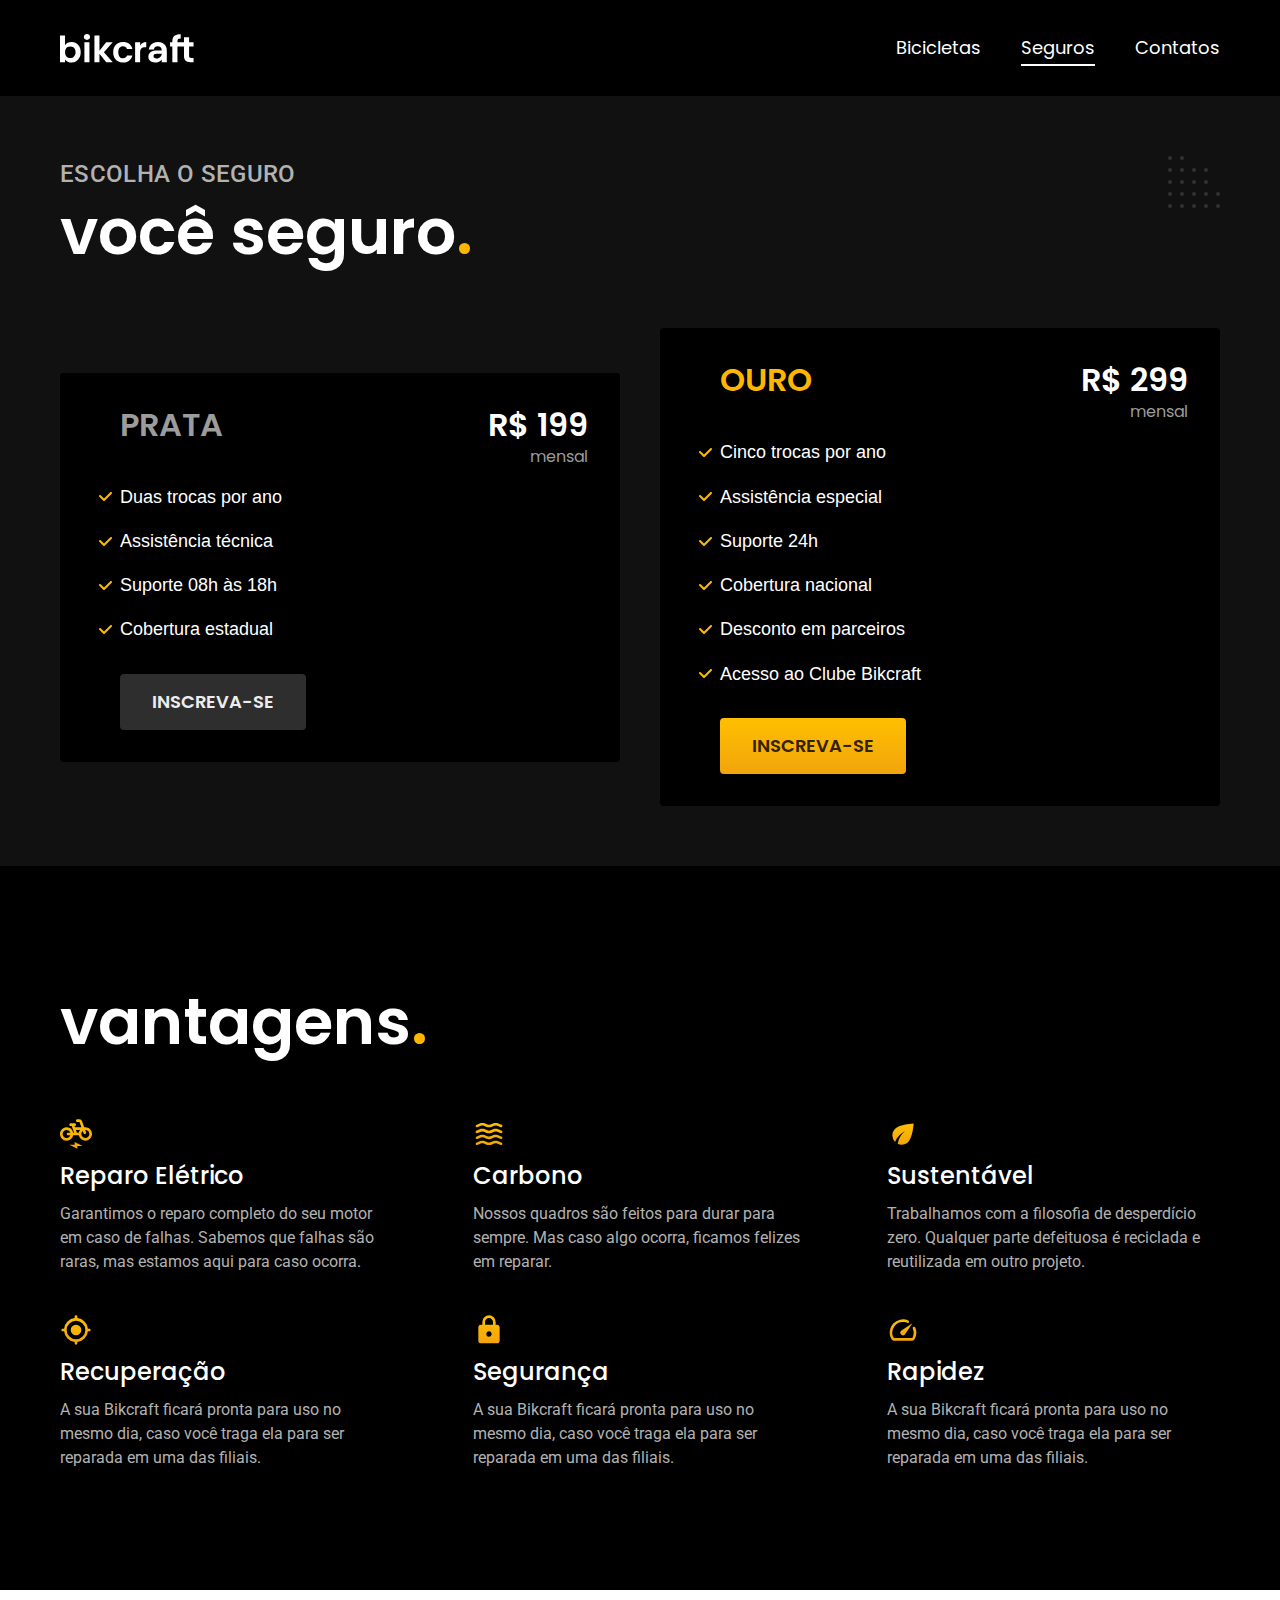
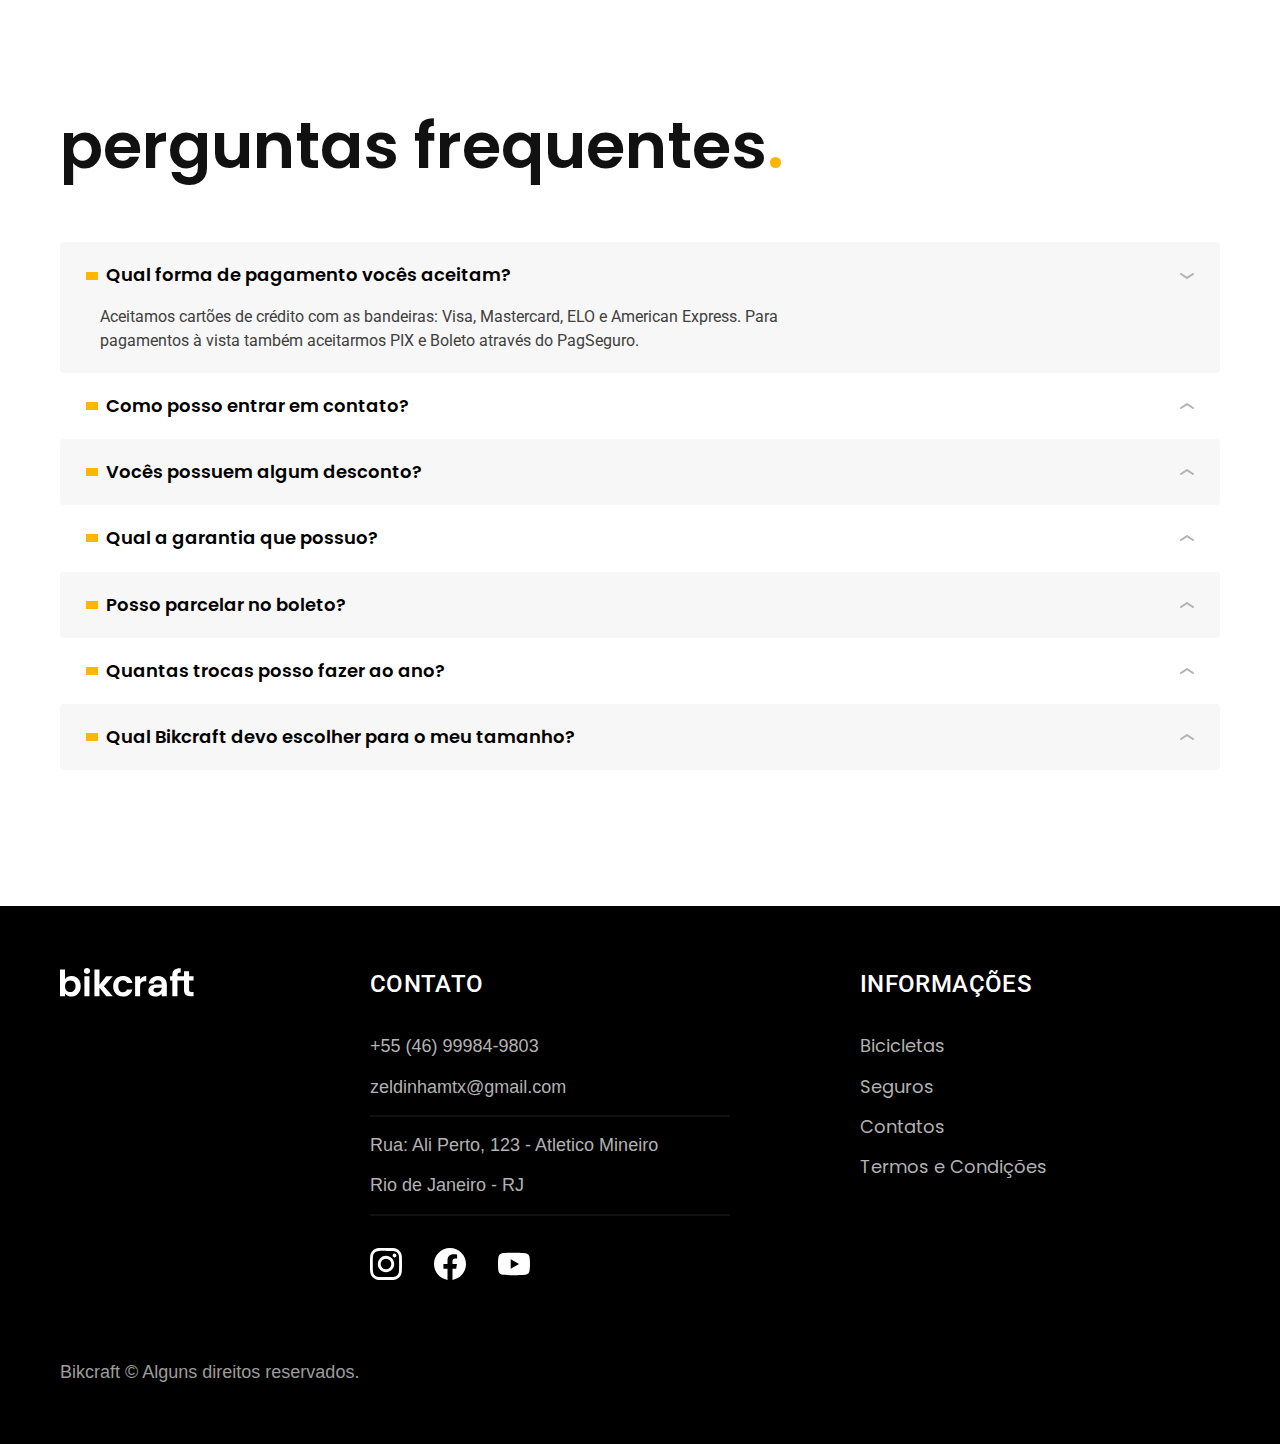
<file: seguros.html>
<!DOCTYPE html>
<html lang="pt-BR">

<head>
    <meta charset="UTF-8">
    <meta name="viewport" content="width=device-width, initial-scale=1.0">
    <title>.: Seguros | Bikcraft :.</title>
    <meta name="description"
        content="Seguros">

    <!-- Favicon -->
    <link rel="icon" href="./favicon.svg" type="image/svg+xml">
    <!-- CSS -->
    <link rel="preload" href="./assets/css/style.css" as="style">
    <link rel="stylesheet" href="./assets/css/style.css">
    <!-- Fontes -->
    <link rel="preconnect" href="https://fonts.googleapis.com">
    <link rel="preconnect" href="https://fonts.gstatic.com" crossorigin>
    <link href="https://fonts.googleapis.com/css2?family=Poppins:wght@400;600&family=Roboto:wght@400;500&display=swap"
        rel="stylesheet">
    <!-- tratamento se não tiver script -->
    <script>
        document.documentElement.classList.add("js");
    </script>
</head>

<body id="seguros">
    <!-- Cabeçalho -->
    <header class="header-bg">
        <!-- Conteiner onde segura todo conteudo dentro do cabeçalho -->
        <div class="container header">
            <a href="./">
                <img src="./assets/img/bikcraft.svg" width="136" height="32"  alt="Bikcraft">
            </a>
            <nav aria-label="primaria">
                <ul class="header-menu font-1-m cor-0">
                    <li><a href="bicicletas.html">Bicicletas</a></li>
                    <li><a href="seguros.html">Seguros</a></li>
                    <li><a href="contato.html">Contatos</a></li>
                </ul>
            </nav>
        </div>
    </header>

    <main class="seguros-bg">
        <div class="titulo-bg">
            <div class="titulo container">
                <p class="font-2-l-b cor-5">Escolha o seguro</p>
                <h1 class="font-1-xxl cor-0">você seguro<span class="cor-p1">.</span></h1>
            </div>
        </div>
            <div class="seguros container fadeInLeft" data-anime="200">
                <div class="seguros-item">
                    <h3 class="font-1-xl cor-6">PRATA</h3>
                    <span class="font-1-xl cor-0">R$ 199 <span class="font-1-s cor-6">mensal</span></span>
                    <ul class="font-2-m cor-0">
                        <li>Duas trocas por ano</li>
                        <li>Assistência técnica</li>
                        <li>Suporte 08h às 18h</li>
                        <li>Cobertura estadual</li>
                    </ul>
                    <a class="botao secundario" href="./orcamento.html?tipo=seguro&produto=prata">Inscreva-se</a>
                </div>
    
                <div class="seguros-item fadeInRight" data-anime="400">
                    <h3 class="font-1-xl cor-p1">OURO</h3>
                    <span class="font-1-xl cor-0">R$ 299 <span class="font-1-s cor-6">mensal</span></span>
                    <ul class="font-2-m cor-0">
                        <li>Cinco trocas por ano</li>
                        <li>Assistência especial</li>
                        <li>Suporte 24h</li>
                        <li>Cobertura nacional</li>
                        <li>Desconto em parceiros</li>
                        <li>Acesso ao Clube Bikcraft</li>
                    </ul>
                    <a class="botao" href="./orcamento.html?tipo=seguro&produto=ouro">Inscreva-se</a>
                </div>
            </div>
    </main>

    <!-- VANTAGENS -->

    <article class="vantagens-bg">
        <div class="vantagens container">
            <h2 class="font-1-xxl cor-0">vantagens<span class="cor-p1">.</span></h2>
        <ul>
            <li>
                <img src="./assets/img/icones/eletrica.svg" alt="">
                <h3 class="font-1-l cor-0">Reparo Elétrico</h3>
                <p class="font-2-s cor-5">Garantimos o reparo completo do seu motor em caso de falhas. Sabemos que falhas são raras, mas estamos aqui para caso ocorra.</p>
            </li>
            <li>
                <img src="./assets/img/icones/carbono.svg" alt="">
                <h3 class="font-1-l cor-0">Carbono</h3>
                <p class="font-2-s cor-5">Nossos quadros são feitos para durar para sempre. Mas caso algo ocorra, ficamos felizes em reparar.</p>
            </li>
            <li>
                <img src="./assets/img/icones/sustentavel.svg" alt="">
                <h3 class="font-1-l cor-0">Sustentável</h3>
                <p class="font-2-s cor-5">Trabalhamos com a filosofia de desperdício zero. Qualquer parte defeituosa é reciclada e reutilizada em outro projeto.</p>
            </li>
            <li>
                <img src="./assets/img/icones/rastreador.svg" alt="">
                <h3 class="font-1-l cor-0">Recuperação</h3>
                <p class="font-2-s cor-5">A sua Bikcraft ficará pronta para uso no mesmo dia, caso você traga ela para ser reparada em uma das filiais.</p>
            </li>
            <li>
                <img src="./assets/img/icones/seguro.svg" alt="">
                <h3 class="font-1-l cor-0">Segurança</h3>
                <p class="font-2-s cor-5">A sua Bikcraft ficará pronta para uso no mesmo dia, caso você traga ela para ser reparada em uma das filiais.</p>
            </li>
            <li>
                <img src="./assets/img/icones/velocidade.svg" alt="">
                <h3 class="font-1-l cor-0">Rapidez</h3>
                <p class="font-2-s cor-5">A sua Bikcraft ficará pronta para uso no mesmo dia, caso você traga ela para ser reparada em uma das filiais.</p>
            </li>
        </ul>
    </div>
    </article>

    <!-- PERGUNTAS-->
    <article class="perguntas container">
        <h2 class="font-1-xxl">perguntas frequentes<span class="cor-p1">.</span></h2>
        <dl>
            <div>
                <dt><button class="font-1-m-b" aria-controls="pergunta1" aria-expanded="true">Qual forma de pagamento vocês aceitam?</button></dt>
                <dd class="font-2-s cor-9 ativa" id="pergunta1">Aceitamos cartões de crédito com as bandeiras: Visa, Mastercard, ELO e American Express. Para pagamentos à vista também aceitarmos PIX e Boleto através do PagSeguro.</dd>
            </div>
            <div>
                <dt><button class="font-1-m-b" aria-controls="pergunta2" aria-expanded="false">Como posso entrar em contato?</button></dt>
                <dd class="font-2-s cor-9" id="pergunta2">Aceitamos cartões de crédito com as bandeiras: Visa, Mastercard, ELO e American Express. Para pagamentos à vista também aceitarmos PIX e Boleto através do PagSeguro.</dd>
            </div>
            <div>
                <dt><button class="font-1-m-b" aria-controls="pergunta3" aria-expanded="false">Vocês possuem algum desconto?</button></dt>
                <dd class="font-2-s cor-9" id="pergunta3">Aceitamos cartões de crédito com as bandeiras: Visa, Mastercard, ELO e American Express. Para pagamentos à vista também aceitarmos PIX e Boleto através do PagSeguro.</dd>
            </div>
            <div>
                <dt><button class="font-1-m-b" aria-controls="pergunta4" aria-expanded="false">Qual a garantia que possuo?</button></dt>
                <dd class="font-2-s cor-9" id="pergunta4">Aceitamos cartões de crédito com as bandeiras: Visa, Mastercard, ELO e American Express. Para pagamentos à vista também aceitarmos PIX e Boleto através do PagSeguro.</dd>
            </div>
            <div>
                <dt><button class="font-1-m-b" aria-controls="pergunta5" aria-expanded="false">Posso parcelar no boleto?</button></dt>
                <dd class="font-2-s cor-9" id="pergunta4">Aceitamos cartões de crédito com as bandeiras: Visa, Mastercard, ELO e American Express. Para pagamentos à vista também aceitarmos PIX e Boleto através do PagSeguro.</dd>
            </div>
            <div>
                <dt><button class="font-1-m-b" aria-controls="pergunta6" aria-expanded="false">Quantas trocas posso fazer ao ano?</button></dt>
                <dd class="font-2-s cor-9" id="pergunta6">Aceitamos cartões de crédito com as bandeiras: Visa, Mastercard, ELO e American Express. Para pagamentos à vista também aceitarmos PIX e Boleto através do PagSeguro.</dd>
            </div>
            <div>
                <dt><button class="font-1-m-b" aria-controls="pergunta7" aria-expanded="false">Qual Bikcraft devo escolher para o meu tamanho?</button></dt>
                <dd class="font-2-s cor-9" id="pergunta7">Aceitamos cartões de crédito com as bandeiras: Visa, Mastercard, ELO e American Express. Para pagamentos à vista também aceitarmos PIX e Boleto através do PagSeguro.</dd>
            </div>

        </dl>
    </article>

    <!-- RODAPÈ-->
    <footer class="footer-bg">
        <div class="footer container">
            <img src="./assets/img/bikcraft.svg" alt="Logo">
            <div class="footer-contato">
                <h3 class="font-2-l-b cor-0">Contato</h3>
                <ul class="font-2-m cor-5">
                    <li><a href="tel:+5546999849803">+55 (46) 99984-9803</a> </li>
                    <li><a href="mailto:zeldinhamtx@gmail.com"> zeldinhamtx@gmail.com</a> </li>
                    <li>Rua: Ali Perto, 123 - Atletico Mineiro</li>
                    <li>Rio de Janeiro - RJ</li>
                </ul>
                <div class="footer-redes">
                    <a href="./">
                        <img src="./assets/img/redes/instagram.svg" width="32" height="32"  alt="icone instagram">
                    </a>
                    <a href="./">
                        <img src="./assets/img/redes/facebook.svg" width="32" height="32" alt="icone facebook">
                    </a>
                    <a href="./">
                        <img src="./assets/img/redes/youtube.svg" width="32" height="32" alt="icone youtube">
                    </a>
                </div>
            </div>
            <div class="footer-informacoes">
                <h3 class="font-2-l-b cor-0">Informações</h3>
                <nav>
                    <ul class="font-1-m cor-5">
                        <li>
                            <li><a href="bicicletas.html">Bicicletas</a></li>
                            <li><a href="seguros.html">Seguros</a></li>
                            <li><a href="contato.html">Contatos</a></li>
                            <li><a href="termos.html">Termos e Condições</a></li>
                        </li>
                    </ul>
                </nav>
            </div>
            <p class="footer-copy font-2-m cor-6">Bikcraft © Alguns direitos reservados.</p>
        </div>
    </footer>
    <!--Scripts-->
    <script src="./js/plugins/simple-anime.js"></script>
    <script src="./js/script.js"></script>
</body>

</html>
</file>
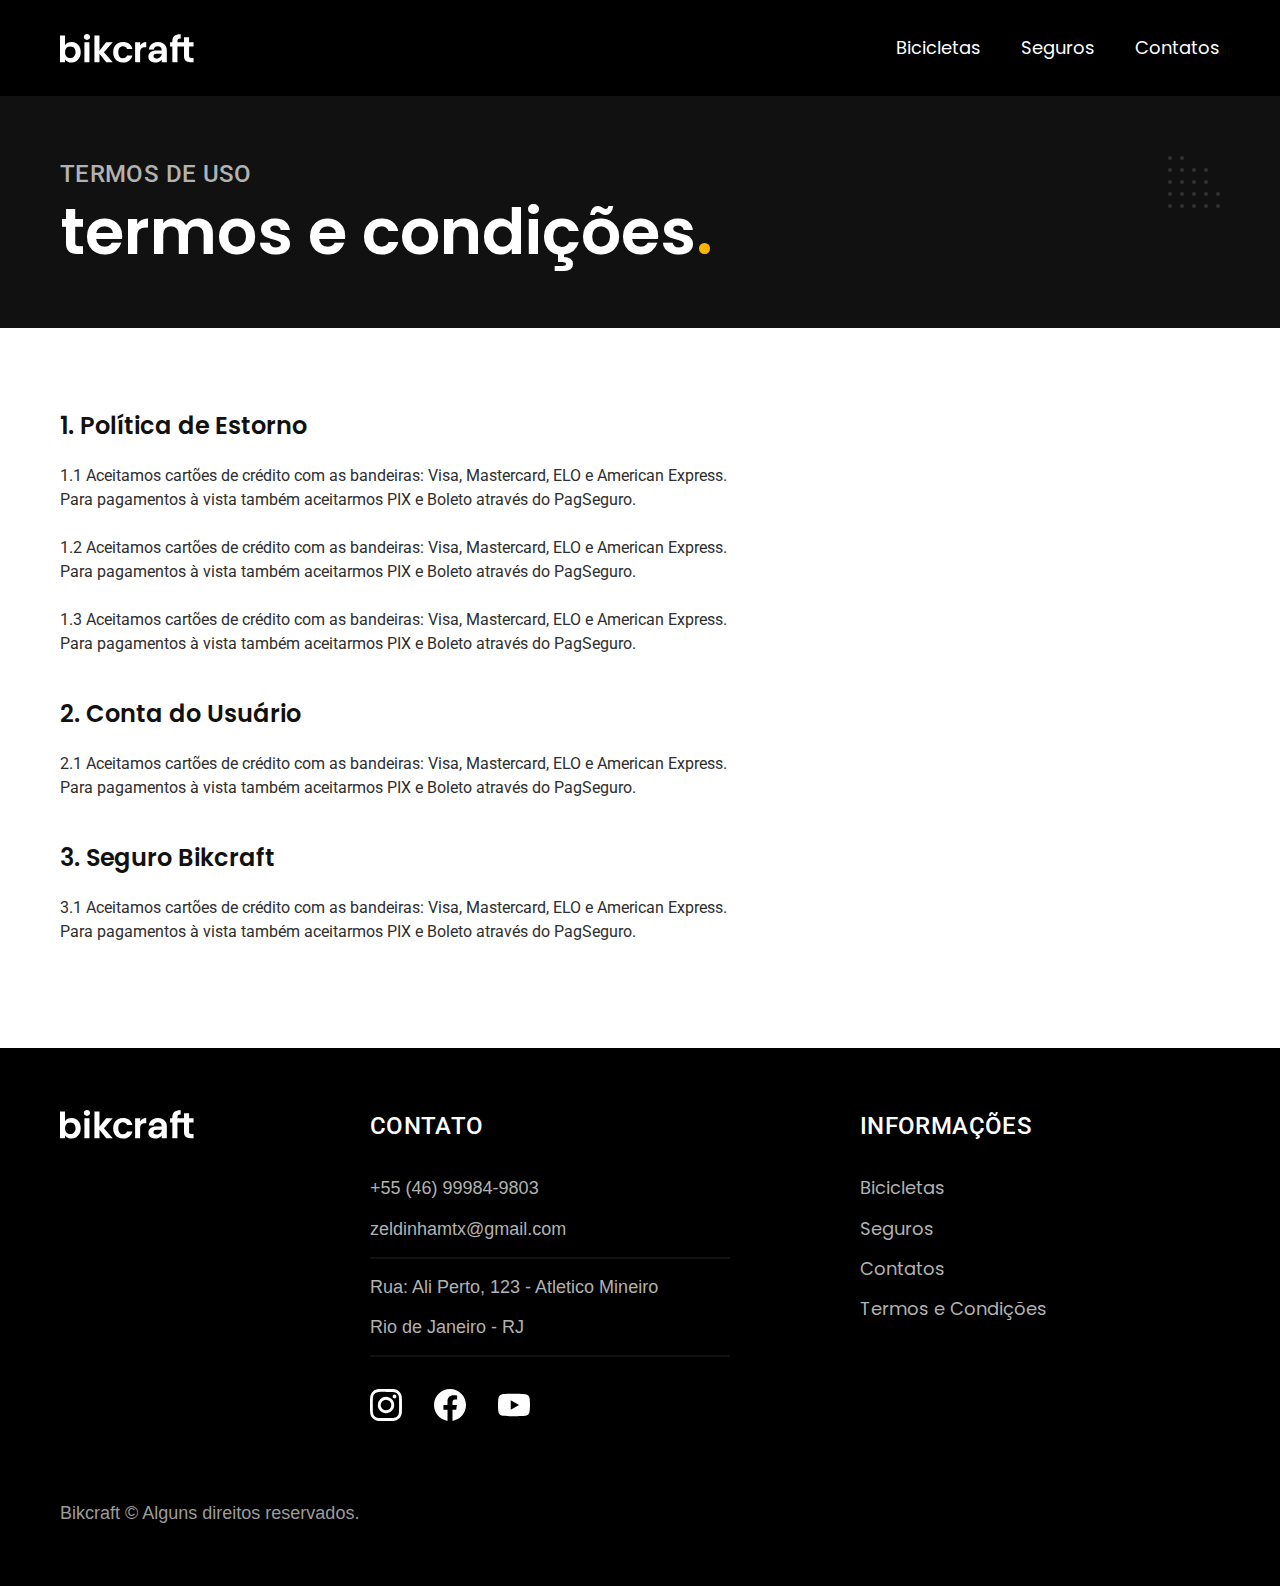
<file: termos.html>
<!DOCTYPE html>
<html lang="pt-BR">

<head>
    <meta charset="UTF-8">
    <meta name="viewport" content="width=device-width, initial-scale=1.0">
    <title>.: Termos e Condições | Bikcraft :.</title>
    <meta name="description"
        content="Termos e Condições">

    <!-- Favicon -->
    <link rel="icon" href="./favicon.svg" type="image/svg+xml">
    <!-- CSS -->
    <link rel="preload" href="./assets/css/style.css" as="style">
    <link rel="stylesheet" href="./assets/css/style.css">
    <!-- Fontes -->
    <link rel="preconnect" href="https://fonts.googleapis.com">
    <link rel="preconnect" href="https://fonts.gstatic.com" crossorigin>
    <link href="https://fonts.googleapis.com/css2?family=Poppins:wght@400;600&family=Roboto:wght@400;500&display=swap"
        rel="stylesheet">
    <!-- tratamento se não tiver script -->
    <script>
        document.documentElement.classList.add("js");
    </script>
</head>

<body id="termos">
    <!-- Cabeçalho -->
    <header class="header-bg">
        <!-- Conteiner onde segura todo conteudo dentro do cabeçalho -->
        <div class="container header">
            <a href="./">
                <img src="./assets/img/bikcraft.svg" width="136" height="32"  alt="Bikcraft">
            </a>
            <nav aria-label="primaria">
                <ul class="header-menu font-1-m cor-0">
                    <li><a href="bicicletas.html">Bicicletas</a></li>
                    <li><a href="seguros.html">Seguros</a></li>
                    <li><a href="contato.html">Contatos</a></li>
                </ul>
            </nav>
        </div>
    </header>

    <main>
        <div class="titulo-bg">
            <div class="titulo container">
                <p class="font-2-l-b cor-5">Termos de uso</p>
                <h1 class="font-1-xxl cor-0">termos e condições<span class="cor-p1">.</span></h1>
            </div>
        </div>

        <div class="termos font-2-s cor-10 container">
            <h2 class="font-1-l cor-11">1. Política de Estorno</h2>
            <p>
                1.1 Aceitamos cartões de crédito com as bandeiras: Visa, Mastercard, ELO e American Express. Para pagamentos à vista também aceitarmos PIX e Boleto através do PagSeguro.
            </p>
            <p>
                1.2 Aceitamos cartões de crédito com as bandeiras: Visa, Mastercard, ELO e American Express. Para pagamentos à vista também aceitarmos PIX e Boleto através do PagSeguro.
            </p>
            <p>
                1.3 Aceitamos cartões de crédito com as bandeiras: Visa, Mastercard, ELO e American Express. Para pagamentos à vista também aceitarmos PIX e Boleto através do PagSeguro.
            </p>

            <h2 class="font-1-l cor-11">2. Conta do Usuário</h2>
            <p>
                2.1 Aceitamos cartões de crédito com as bandeiras: Visa, Mastercard, ELO e American Express. Para pagamentos à vista também aceitarmos PIX e Boleto através do PagSeguro.
            </p>

            <h2 class="font-1-l cor-11">3. Seguro Bikcraft</h2>
            <p>
                3.1 Aceitamos cartões de crédito com as bandeiras: Visa, Mastercard, ELO e American Express. Para pagamentos à vista também aceitarmos PIX e Boleto através do PagSeguro.
            </p>
        </div>
    </main>
    
    <footer class="footer-bg">
        <div class="footer container">
            <img src="./assets/img/bikcraft.svg" alt="Logo">
            <div class="footer-contato">
                <h3 class="font-2-l-b cor-0">Contato</h3>
                <ul class="font-2-m cor-5">
                    <li><a href="tel:+5546999849803">+55 (46) 99984-9803</a> </li>
                    <li><a href="mailto:zeldinhamtx@gmail.com"> zeldinhamtx@gmail.com</a> </li>
                    <li>Rua: Ali Perto, 123 - Atletico Mineiro</li>
                    <li>Rio de Janeiro - RJ</li>
                </ul>
                <div class="footer-redes">
                    <a href="./">
                        <img src="./assets/img/redes/instagram.svg" width="32" height="32"  alt="icone instagram">
                    </a>
                    <a href="./">
                        <img src="./assets/img/redes/facebook.svg" width="32" height="32" alt="icone facebook">
                    </a>
                    <a href="./">
                        <img src="./assets/img/redes/youtube.svg" width="32" height="32" alt="icone youtube">
                    </a>
                </div>
            </div>
            <div class="footer-informacoes">
                <h3 class="font-2-l-b cor-0">Informações</h3>
                <nav>
                    <ul class="font-1-m cor-5">
                        <li>
                            <li><a href="bicicletas.html">Bicicletas</a></li>
                            <li><a href="seguros.html">Seguros</a></li>
                            <li><a href="contato.html">Contatos</a></li>
                            <li><a href="termos.html">Termos e Condições</a></li>
                        </li>
                    </ul>
                </nav>
            </div>
            <p class="footer-copy font-2-m cor-6">Bikcraft © Alguns direitos reservados.</p>
        </div>
    </footer>
    <script src="./js/script.js"></script>
</body>

</html>
</file>
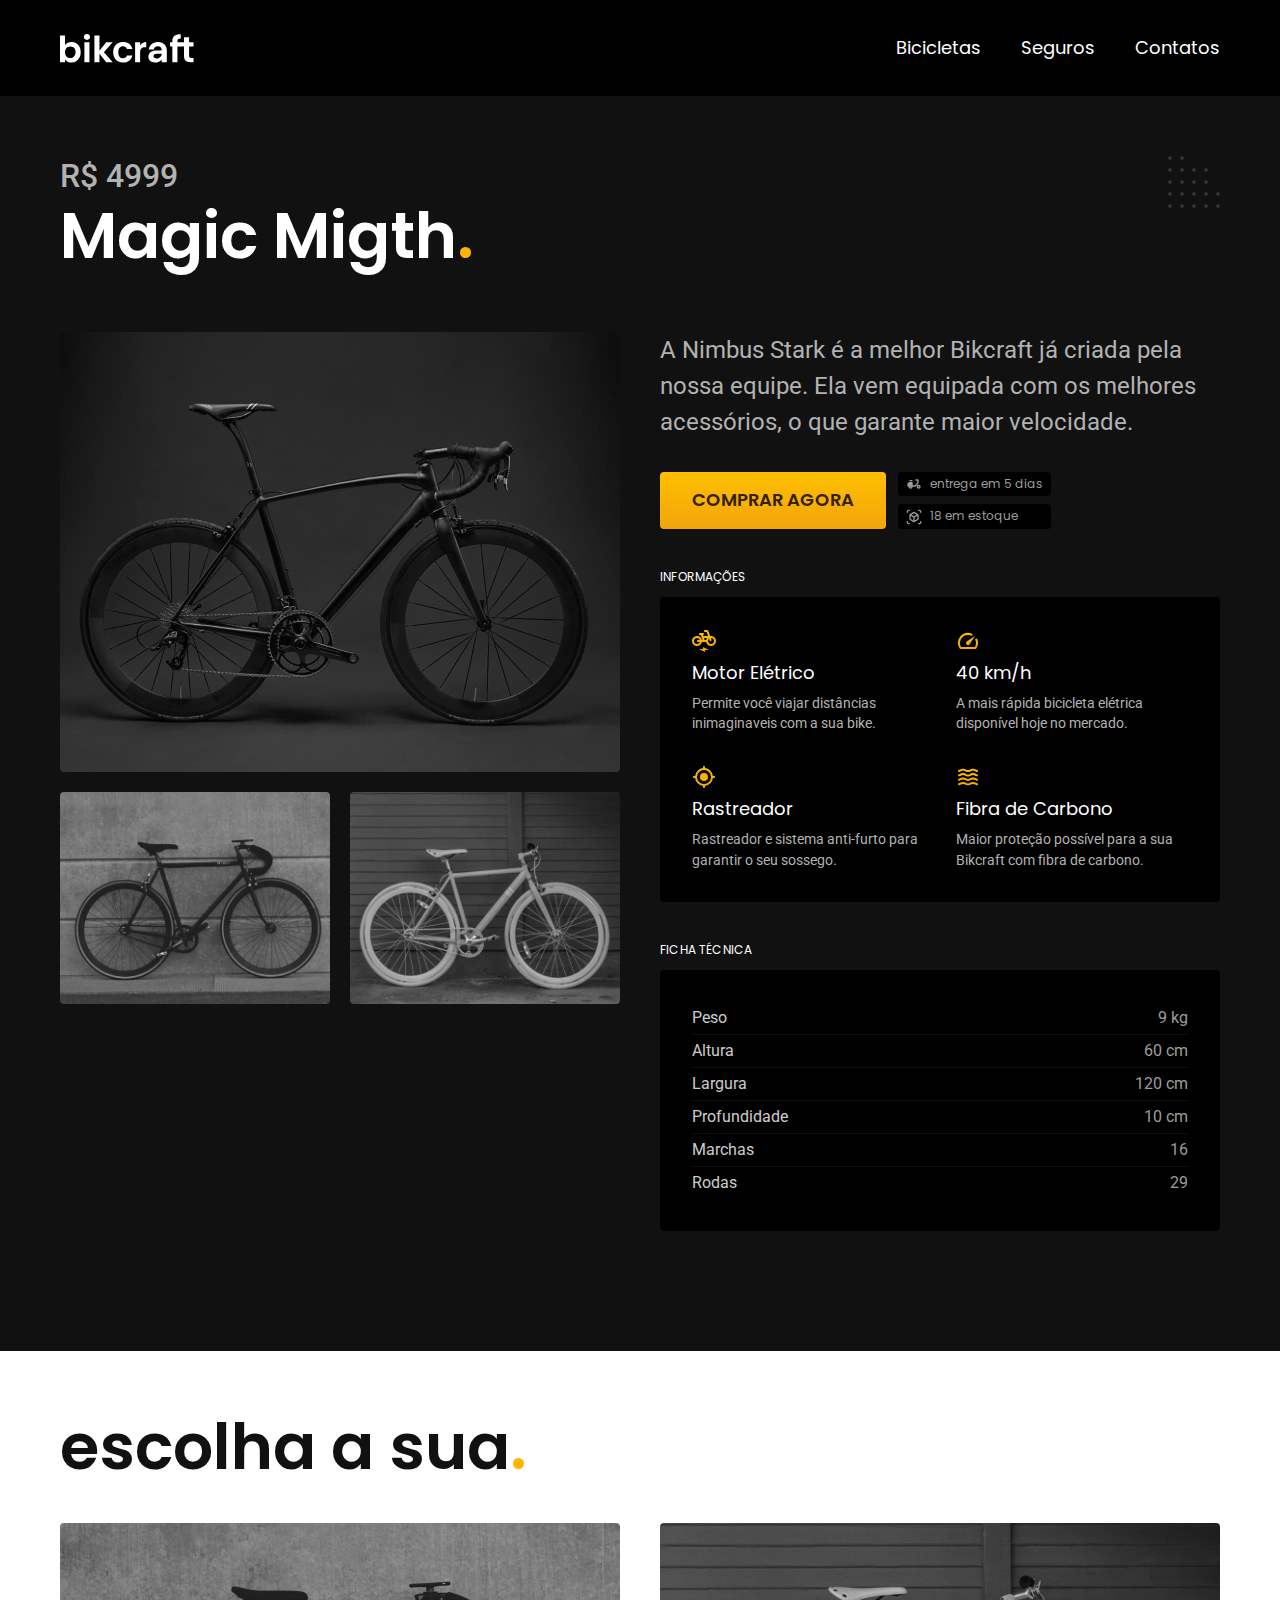
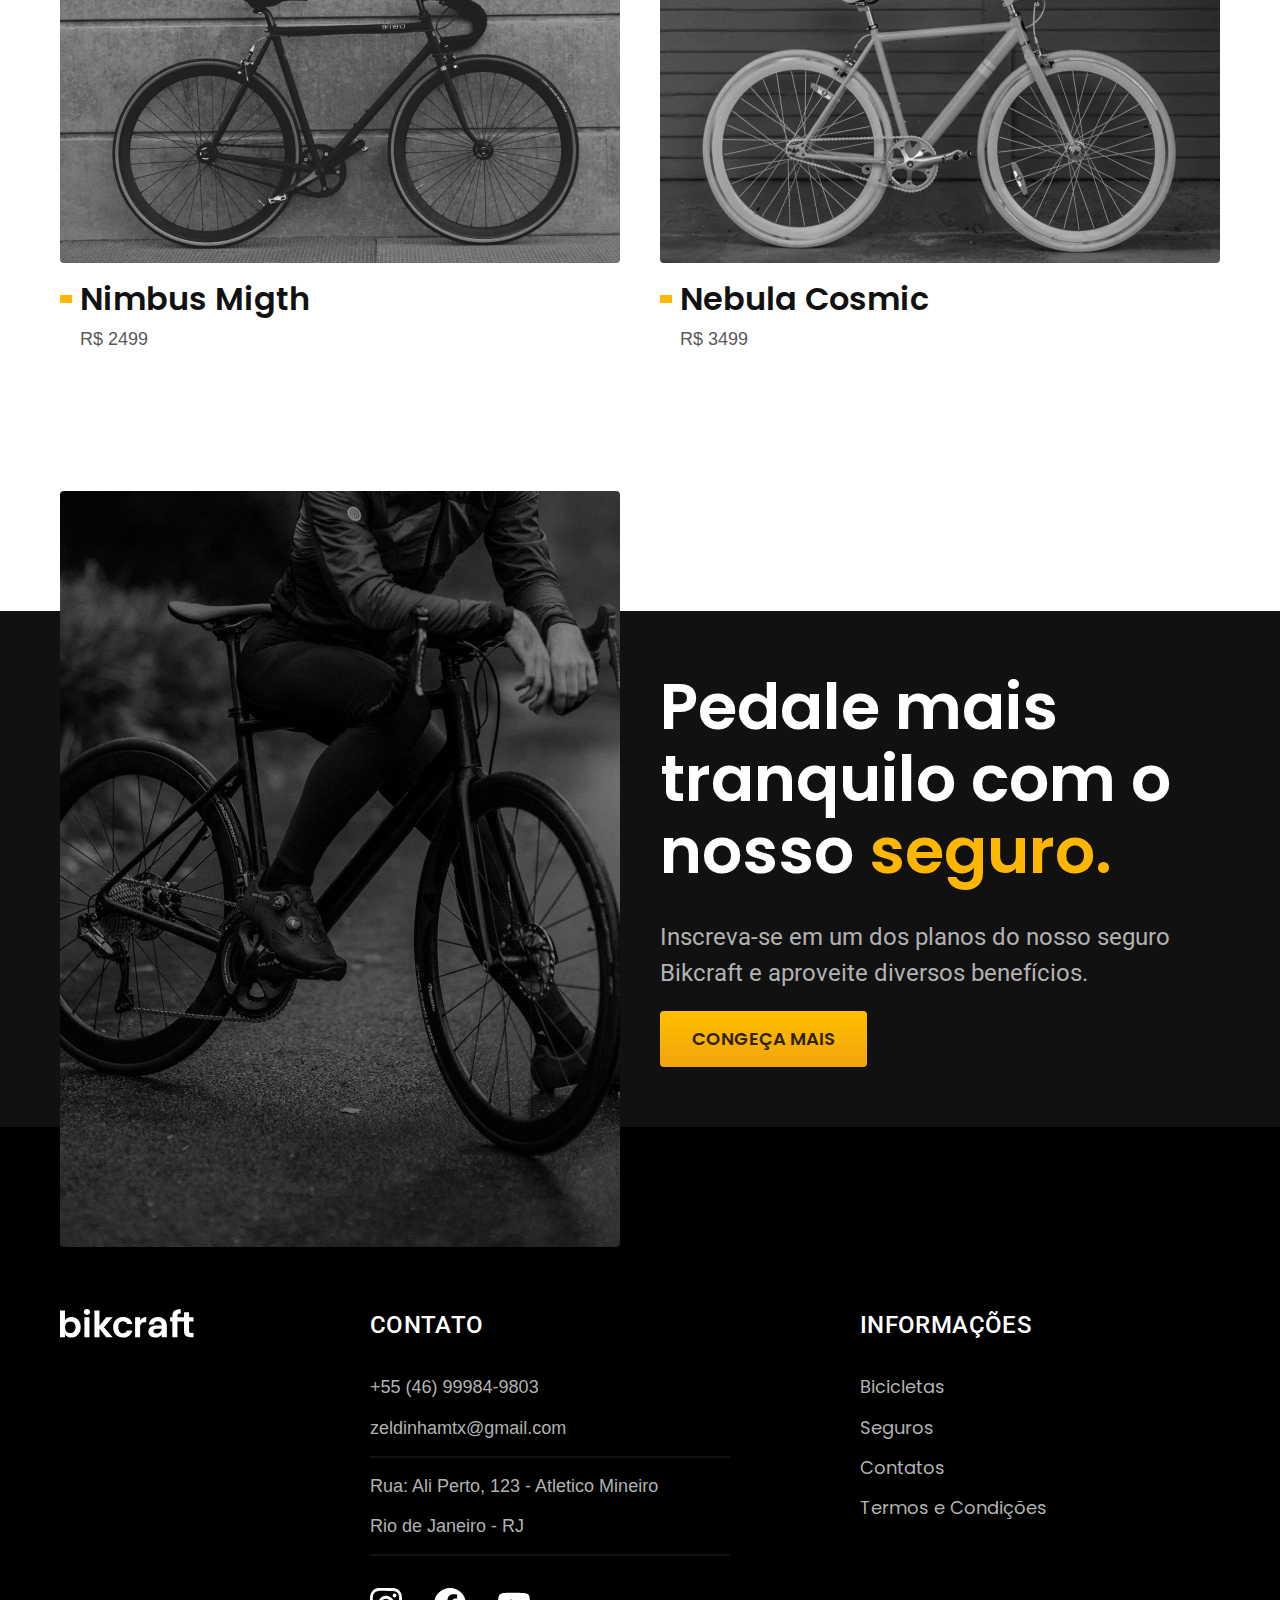
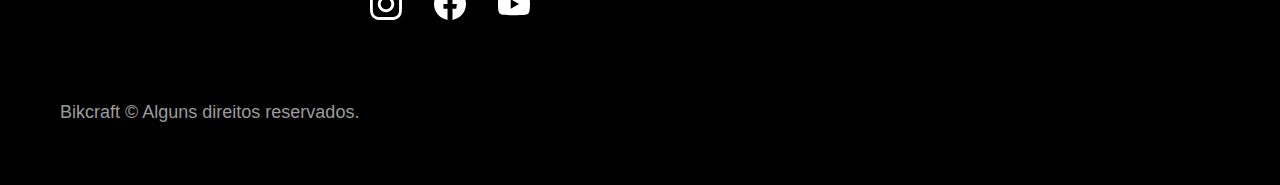
<file: Bicicletas/magic.html>
<!DOCTYPE html>
<html lang="pt-BR">

<head>
    <meta charset="UTF-8">
    <meta name="viewport" content="width=device-width, initial-scale=1.0">
    <title>.: Magic Migth | Bikcraft :.</title>
    <meta name="description" content="Termos e Condições">

    <!-- Favicon -->
    <link rel="icon" href="../../Projeto_Bikcraft/favicon.svg" type="image/svg+xml">
    <!-- CSS -->
    <link rel="stylesheet" href="../assets/css/style.css">
    <!-- FONTE -->
    <link rel="preconnect" href="https://fonts.googleapis.com">
    <link rel="preconnect" href="https://fonts.gstatic.com" crossorigin>
    <link href="https://fonts.googleapis.com/css2?family=Poppins:wght@400;600&family=Roboto:wght@400;500&display=swap"
        rel="stylesheet">
        
    <!-- tratamento se não tiver script -->
    <script>
        document.documentElement.classList.add("js");
    </script>
</head>

<body id="bicicleta">
    <!-- Cabeçalho -->
    <header class="header-bg">
        <!-- Conteiner onde segura todo conteudo dentro do cabeçalho -->
        <div class="container header">
            <a href="../">
                <img src="../assets/img/bikcraft.svg" width="136" height="32"  alt="Bikcraft">
            </a>
            <nav aria-label="primaria">
                <ul class="header-menu font-1-m cor-0">
                    <li><a href="../bicicletas.html">Bicicletas</a></li>
                    <li><a href="../seguros.html">Seguros</a></li>
                    <li><a href="../contato.html">Contatos</a></li>
                </ul>
            </nav>
        </div>
    </header>

        <!-- Bicicletas Nimbus -->
    <main class="titulo-bg">
        <div>
            <div class="titulo container">
                <p class="font-2-xl cor-5">R$ 4999</p>
                <h1 class="font-1-xxl cor-0">Magic Migth<span class="cor-p1">.</span></h1>
            </div>
        </div>
        <div class="bicicleta container">
            <div class="bicicleta-imagens">
                <img src="../assets/img/bicicleta/nimbus1.jpg" alt="Bicicleta 1">
                <img src="../assets/img/bicicleta/nimbus2.jpg" alt="Bicicleta 2">
                <img src="../assets/img/bicicleta/nimbus3.jpg" alt="Bicicleta 3">
            </div>
            <div class="bicicleta-conteudo">
                <p class="font-2-l cor-5">A Nimbus Stark é a melhor Bikcraft já criada pela nossa equipe. Ela vem
                    equipada com os melhores acessórios, o que garante maior velocidade.</p>
                <div class="bicicleta-comprar">
                    <a class="botao" href="../orcamento.html?tipo=bikcraft&produto=magic">Comprar Agora</a>
                    <span class="font-1-xs cor-6"><img src="../assets/img/icones/entrega.svg" alt=""> entrega em 5
                        dias</span>
                    <span class="font-1-xs cor-6"><img src="../assets/img/icones/estoque.svg" alt=""> 18 em
                        estoque</span>
                </div>

                <h2 class="font-1-xs cor-0">Informações</h2>
                <ul class="bicicleta-informacoes">
                    <li>
                        <img src="../assets/img/icones/eletrica.svg" alt="">
                        <h3 class="font-1-m cor-0">Motor Elétrico</h3>
                        <p class="font-2-xs cor-5">Permite você viajar distâncias inimaginaveis com a sua bike.</p>
                    </li>
                    <li>
                        <img src="../assets/img/icones/velocidade.svg" alt="">
                        <h3 class="font-1-m cor-0">40 km/h</h3>
                        <p class="font-2-xs cor-5">A mais rápida bicicleta elétrica disponível hoje no mercado.</p>
                    </li>
                    <li>
                        <img src="../assets/img/icones/rastreador.svg" alt="">
                        <h3 class="font-1-m cor-0">Rastreador</h3>
                        <p class="font-2-xs cor-5">Rastreador e sistema anti-furto para garantir o seu sossego.</p>
                    </li>
                    <li>
                        <img src="../assets/img/icones/carbono.svg" alt="">
                        <h3 class="font-1-m cor-0">Fibra de Carbono</h3>
                        <p class="font-2-xs cor-5">Maior proteção possível para a sua Bikcraft com fibra de carbono.</p>
                    </li>
                </ul>
                <h2 class="font-1-xs cor-0">Ficha Técnica</h2>
                <ul class="bicicleta-ficha font-2-s cor-4">
                    <li>Peso <span>9 kg</span></li>
                    <li>Altura <span>60 cm</span></li>
                    <li>Largura <span>120 cm</span></li>
                    <li>Profundidade <span>10 cm</span></li>
                    <li>Marchas <span>16</span></li>
                    <li>Rodas <span>29</span></li>
                </ul>
            </div>
        </div>
    </main>

    <!-- Bicicletas escolha a sua -->
    <article class="bicicletas-listas container">
        <h2 class="font-1-xxl ">escolha a sua<span class="cor-p1">.</span></h2>

        <ul>
            <li>
                <a href="./nimbus.html">
                    <img src="../assets/img/bicicletas/magic.jpg" alt="Bicicleta Preta">
                    <h3 class="font-1-xl">Nimbus Migth</h3>
                    <span class="font-2-m cor-8">R$ 2499</span>
                </a>
            </li>
            <li>
                <a href="./nebula.html">
                    <img src="../assets/img/bicicletas/nebula.jpg" alt="Bicicleta Preta">
                    <h3 class="font-1-xl">Nebula Cosmic</h3>
                    <span class="font-2-m cor-8">R$ 3499</span>
                </a>
            </li>
        </ul>
    </article>

    <article class="seguro-bg">
        <div class="seguro container">
            <div class="seguro-imagem">
                <img src="../assets/img/fotos/seguros.jpg" alt="Pessoa parada em cima de uma bike">
            </div>
            <div class="seguro-conteudo">
                <h2 class="font-1-xxl cor-0">Pedale mais tranquilo com o nosso <span class="cor-p1">seguro.</span></h2>
                <p class="font-2-l cor-5">Inscreva-se em um dos planos do nosso seguro Bikcraft e aproveite diversos benefícios.</p>
                <a class="botao" href="../seguros.html">Congeça Mais</a>
            </div>
        </div>
    </article>

    <footer class="footer-bg">
        <div class="footer container">
            <img src="../assets/img/bikcraft.svg" alt="Logo">
            <div class="footer-contato">
                <h3 class="font-2-l-b cor-0">Contato</h3>
                <ul class="font-2-m cor-5">
                    <li><a href="tel:+5546999849803">+55 (46) 99984-9803</a> </li>
                    <li><a href="mailto:zeldinhamtx@gmail.com"> zeldinhamtx@gmail.com</a> </li>
                    <li>Rua: Ali Perto, 123 - Atletico Mineiro</li>
                    <li>Rio de Janeiro - RJ</li>
                </ul>
                <div class="footer-redes">
                    <a href="./">
                        <img src="../assets/img/redes/instagram.svg" width="32" height="32"  alt="icone instagram">
                    </a>
                    <a href="./">
                        <img src="../assets/img/redes/facebook.svg" width="32" height="32" alt="icone facebook">
                    </a>
                    <a href="./">
                        <img src="../assets/img/redes/youtube.svg" width="32" height="32" alt="icone youtube">
                    </a>
                </div>
            </div>
            <div class="footer-informacoes">
                <h3 class="font-2-l-b cor-0">Informações</h3>
                <nav>
                    <ul class="font-1-m cor-5">
                        <li>
                        <li><a href="../bicicletas.html">Bicicletas</a></li>
                        <li><a href="../seguros.html">Seguros</a></li>
                        <li><a href="../contato.html">Contatos</a></li>
                        <li><a href="../termos.html">Termos e Condições</a></li>
                        </li>
                    </ul>
                </nav>
            </div>
            <p class="footer-copy font-2-m cor-6">Bikcraft © Alguns direitos reservados.</p>
        </div>
    </footer>
    <script src="../js/script.js"></script>
</body>

</html>
</file>
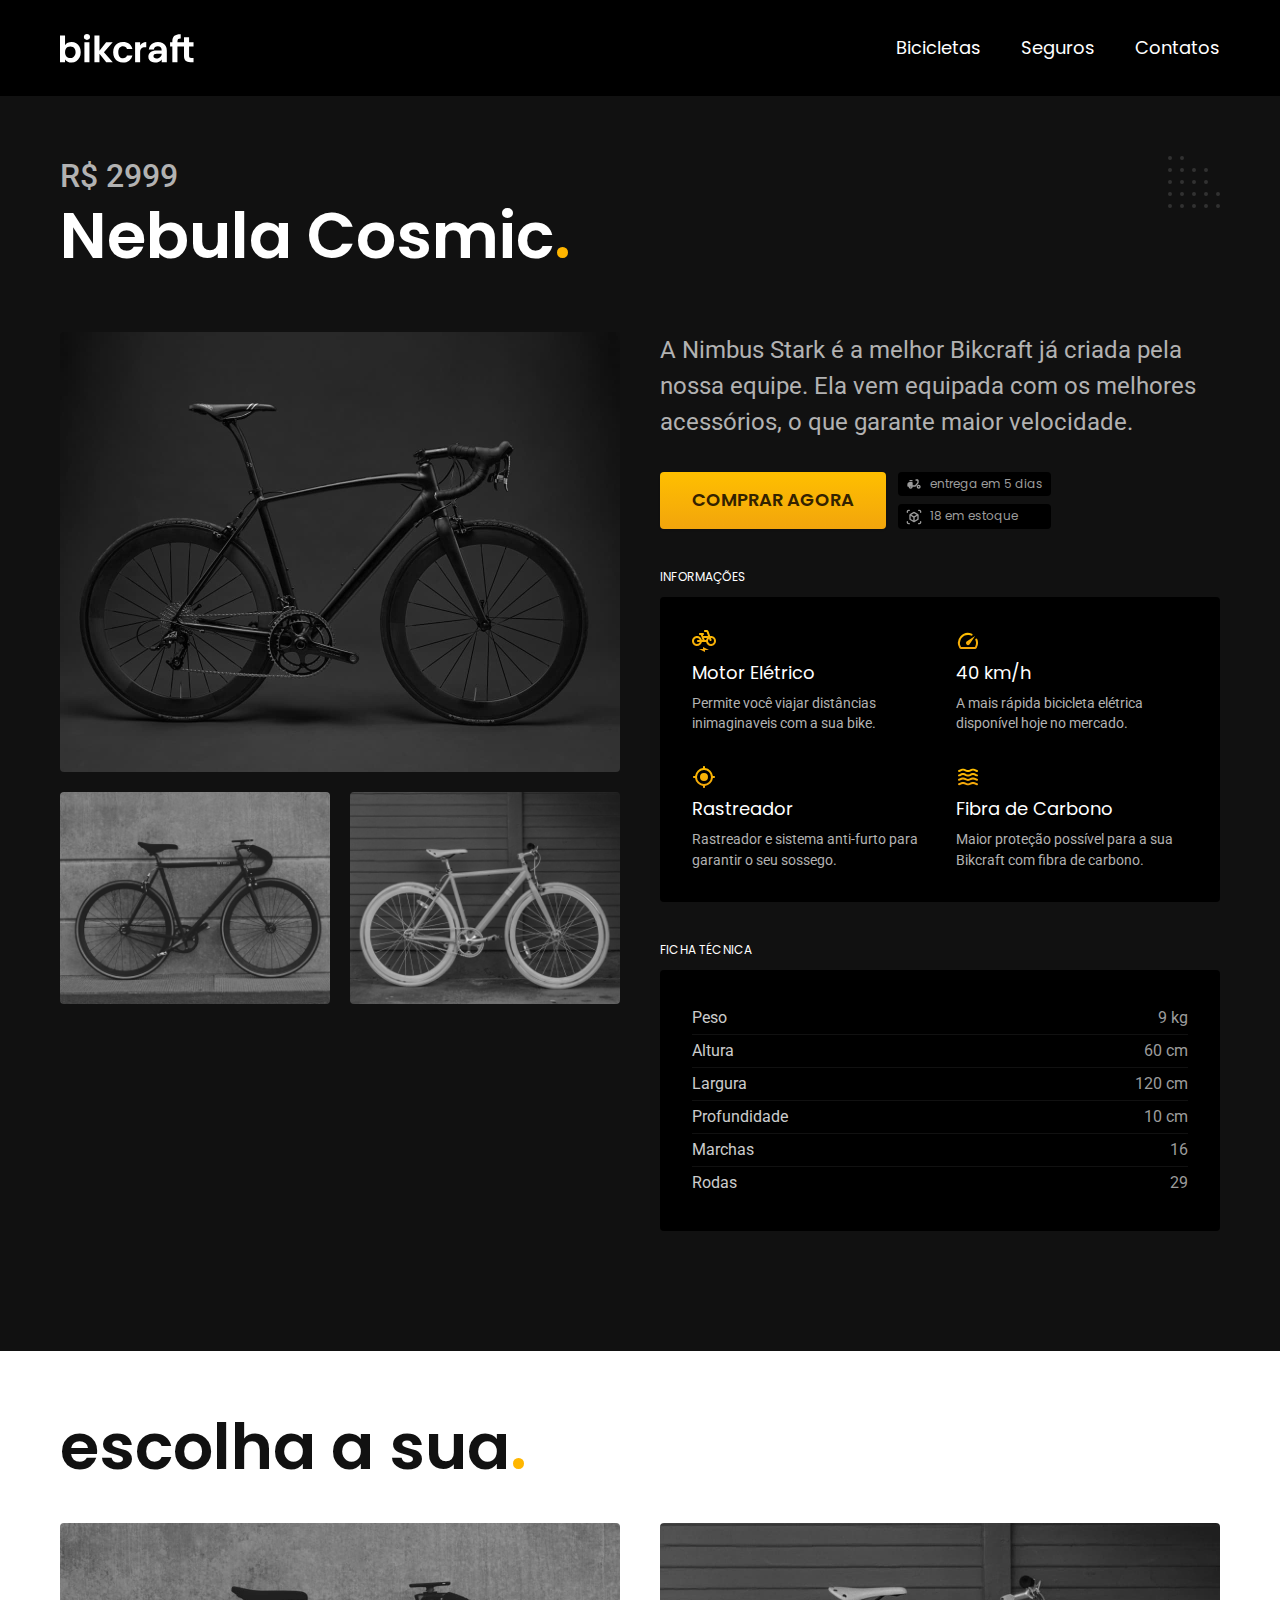
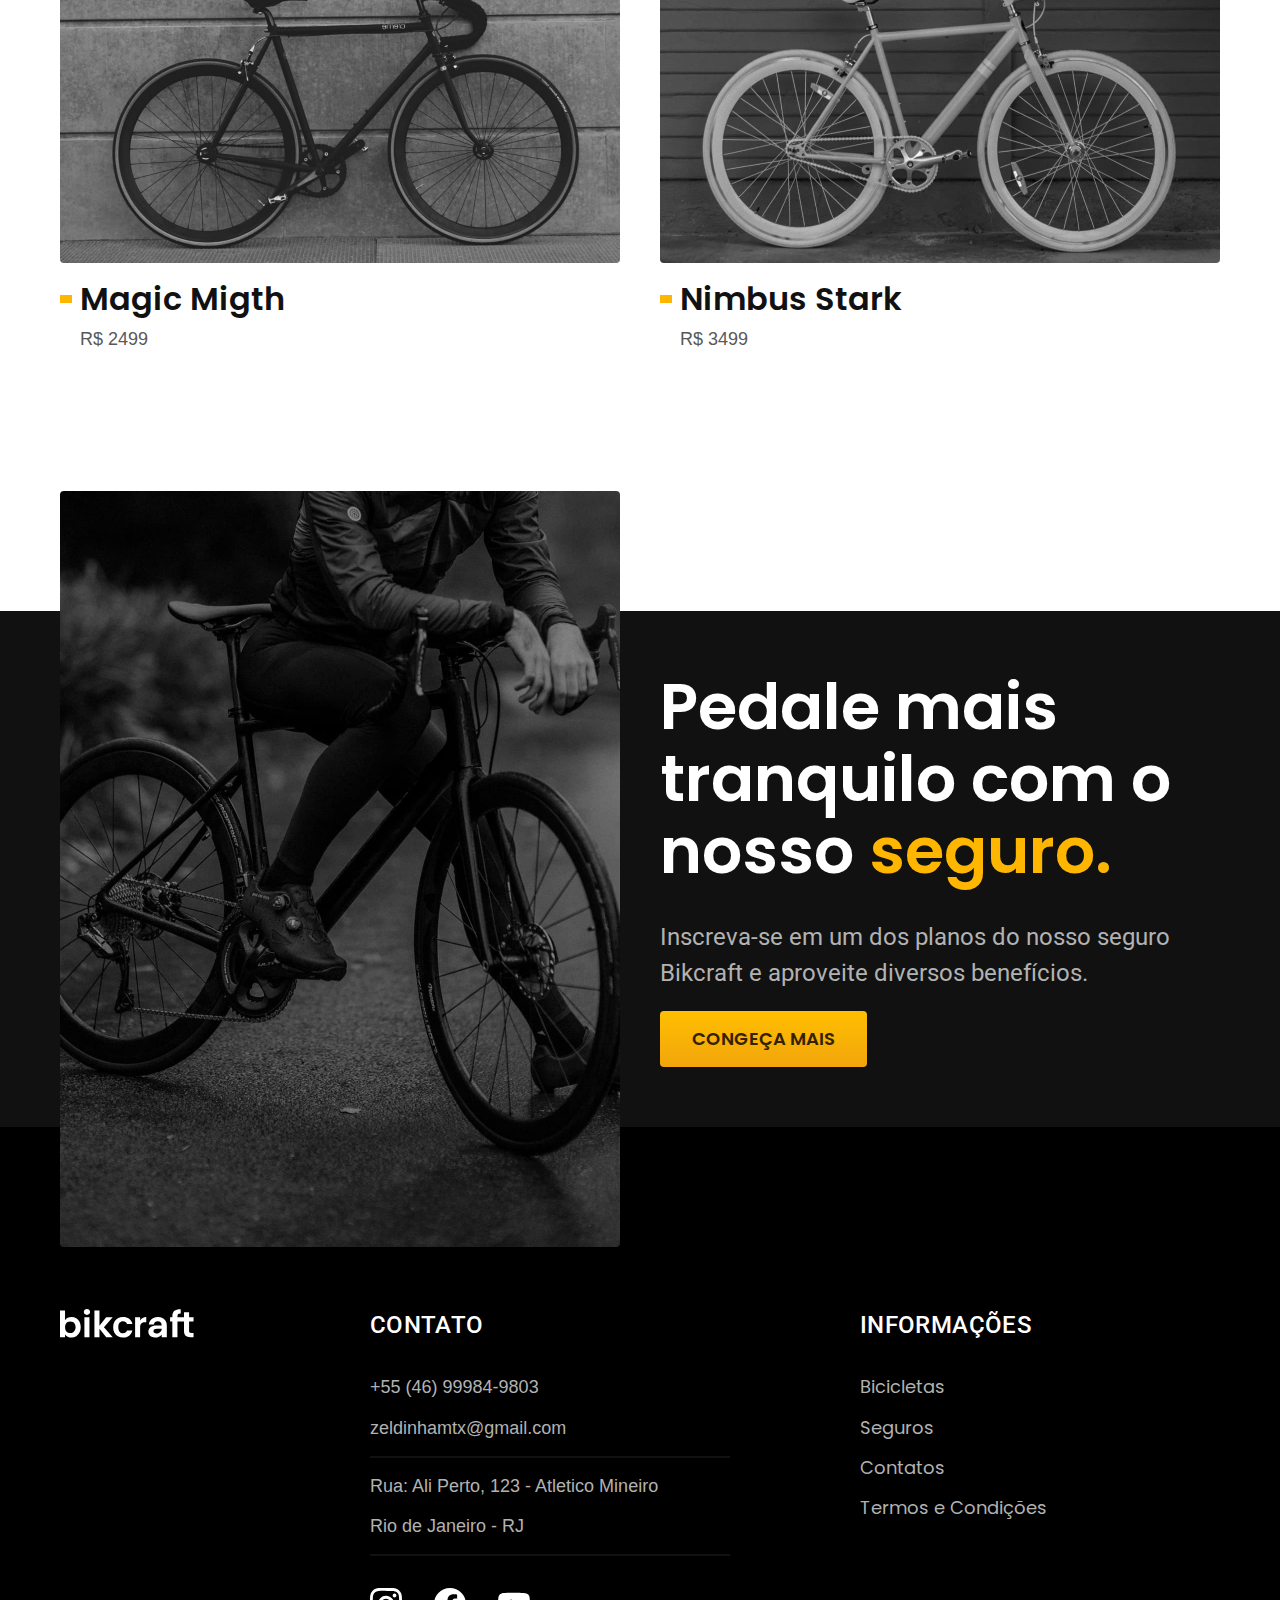
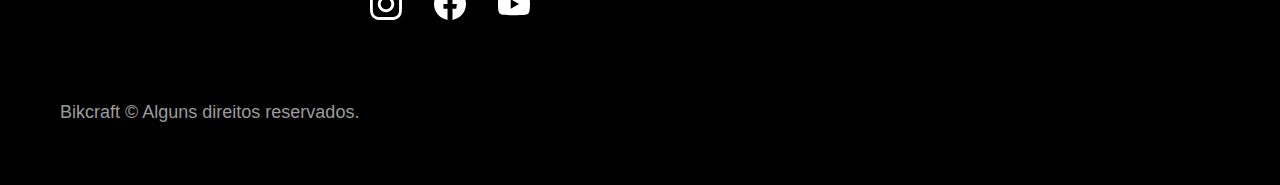
<file: Bicicletas/nebula.html>
<!DOCTYPE html>
<html lang="pt-BR">

<head>
    <meta charset="UTF-8">
    <meta name="viewport" content="width=device-width, initial-scale=1.0">
    <title>.: Nebula Cosmic | Bikcraft :.</title>
    <meta name="description" content="Termos e Condições">

    <!-- Favicon -->
    <link rel="icon" href="../../Projeto_Bikcraft/favicon.svg" type="image/svg+xml">
    <!-- CSS -->
    <link rel="stylesheet" href="../assets/css/style.css">
    <!-- FONTE -->
    <link rel="preconnect" href="https://fonts.googleapis.com">
    <link rel="preconnect" href="https://fonts.gstatic.com" crossorigin>
    <link href="https://fonts.googleapis.com/css2?family=Poppins:wght@400;600&family=Roboto:wght@400;500&display=swap"
        rel="stylesheet">
        
    <!-- tratamento se não tiver script -->
    <script>
        document.documentElement.classList.add("js");
    </script>
</head>

<body id="bicicleta">
    <!-- Cabeçalho -->
    <header class="header-bg">
        <!-- Conteiner onde segura todo conteudo dentro do cabeçalho -->
        <div class="container header">
            <a href="../">
                <img src="../assets/img/bikcraft.svg" width="136" height="32"  alt="Bikcraft">
            </a>
            <nav aria-label="primaria">
                <ul class="header-menu font-1-m cor-0">
                    <li><a href="../bicicletas.html">Bicicletas</a></li>
                    <li><a href="../seguros.html">Seguros</a></li>
                    <li><a href="../contato.html">Contatos</a></li>
                </ul>
            </nav>
        </div>
    </header>

        <!-- Bicicletas Nimbus -->
    <main class="titulo-bg">
        <div>
            <div class="titulo container">
                <p class="font-2-xl cor-5">R$ 2999</p>
                <h1 class="font-1-xxl cor-0">Nebula Cosmic<span class="cor-p1">.</span></h1>
            </div>
        </div>
        <div class="bicicleta container">
            <div class="bicicleta-imagens">
                <img src="../assets/img/bicicleta/nimbus1.jpg" alt="Bicicleta 1">
                <img src="../assets/img/bicicleta/nimbus2.jpg" alt="Bicicleta 2">
                <img src="../assets/img/bicicleta/nimbus3.jpg" alt="Bicicleta 3">
            </div>
            <div class="bicicleta-conteudo">
                <p class="font-2-l cor-5">A Nimbus Stark é a melhor Bikcraft já criada pela nossa equipe. Ela vem
                    equipada com os melhores acessórios, o que garante maior velocidade.</p>
                <div class="bicicleta-comprar">
                    <a class="botao" href="../orcamento.html?tipo=bikcraft&produto=nebula">Comprar Agora</a>
                    <span class="font-1-xs cor-6"><img src="../assets/img/icones/entrega.svg" alt=""> entrega em 5
                        dias</span>
                    <span class="font-1-xs cor-6"><img src="../assets/img/icones/estoque.svg" alt=""> 18 em
                        estoque</span>
                </div>

                <h2 class="font-1-xs cor-0">Informações</h2>
                <ul class="bicicleta-informacoes">
                    <li>
                        <img src="../assets/img/icones/eletrica.svg" alt="">
                        <h3 class="font-1-m cor-0">Motor Elétrico</h3>
                        <p class="font-2-xs cor-5">Permite você viajar distâncias inimaginaveis com a sua bike.</p>
                    </li>
                    <li>
                        <img src="../assets/img/icones/velocidade.svg" alt="">
                        <h3 class="font-1-m cor-0">40 km/h</h3>
                        <p class="font-2-xs cor-5">A mais rápida bicicleta elétrica disponível hoje no mercado.</p>
                    </li>
                    <li>
                        <img src="../assets/img/icones/rastreador.svg" alt="">
                        <h3 class="font-1-m cor-0">Rastreador</h3>
                        <p class="font-2-xs cor-5">Rastreador e sistema anti-furto para garantir o seu sossego.</p>
                    </li>
                    <li>
                        <img src="../assets/img/icones/carbono.svg" alt="">
                        <h3 class="font-1-m cor-0">Fibra de Carbono</h3>
                        <p class="font-2-xs cor-5">Maior proteção possível para a sua Bikcraft com fibra de carbono.</p>
                    </li>
                </ul>
                <h2 class="font-1-xs cor-0">Ficha Técnica</h2>
                <ul class="bicicleta-ficha font-2-s cor-4">
                    <li>Peso <span>9 kg</span></li>
                    <li>Altura <span>60 cm</span></li>
                    <li>Largura <span>120 cm</span></li>
                    <li>Profundidade <span>10 cm</span></li>
                    <li>Marchas <span>16</span></li>
                    <li>Rodas <span>29</span></li>
                </ul>
            </div>
        </div>
    </main>

    <!-- Bicicletas escolha a sua -->
    <article class="bicicletas-listas container">
        <h2 class="font-1-xxl ">escolha a sua<span class="cor-p1">.</span></h2>

        <ul>
            <li>
                <a href="./magic.html">
                    <img src="../assets/img/bicicletas/magic.jpg" alt="Bicicleta Preta">
                    <h3 class="font-1-xl">Magic Migth</h3>
                    <span class="font-2-m cor-8">R$ 2499</span>
                </a>
            </li>
            <li>
                <a href="./nimbus.html">
                    <img src="../assets/img/bicicletas/nebula.jpg" alt="Bicicleta Preta">
                    <h3 class="font-1-xl">Nimbus Stark</h3>
                    <span class="font-2-m cor-8">R$ 3499</span>
                </a>
            </li>
        </ul>
    </article>

    <article class="seguro-bg">
        <div class="seguro container">
            <div class="seguro-imagem">
                <img src="../assets/img/fotos/seguros.jpg" alt="Pessoa parada em cima de uma bike">
            </div>
            <div class="seguro-conteudo">
                <h2 class="font-1-xxl cor-0">Pedale mais tranquilo com o nosso <span class="cor-p1">seguro.</span></h2>
                <p class="font-2-l cor-5">Inscreva-se em um dos planos do nosso seguro Bikcraft e aproveite diversos benefícios.</p>
                <a class="botao" href="../seguros.html">Congeça Mais</a>
            </div>
        </div>
    </article>

    <footer class="footer-bg">
        <div class="footer container">
            <img src="../assets/img/bikcraft.svg" alt="Logo">
            <div class="footer-contato">
                <h3 class="font-2-l-b cor-0">Contato</h3>
                <ul class="font-2-m cor-5">
                    <li><a href="tel:+5546999849803">+55 (46) 99984-9803</a> </li>
                    <li><a href="mailto:zeldinhamtx@gmail.com"> zeldinhamtx@gmail.com</a> </li>
                    <li>Rua: Ali Perto, 123 - Atletico Mineiro</li>
                    <li>Rio de Janeiro - RJ</li>
                </ul>
                <div class="footer-redes">
                    <a href="./">
                        <img src="../assets/img/redes/instagram.svg" width="32" height="32"  alt="icone instagram">
                    </a>
                    <a href="./">
                        <img src="../assets/img/redes/facebook.svg" width="32" height="32" alt="icone facebook">
                    </a>
                    <a href="./">
                        <img src="../assets/img/redes/youtube.svg" width="32" height="32" alt="icone youtube">
                    </a>
                </div>
            </div>
            <div class="footer-informacoes">
                <h3 class="font-2-l-b cor-0">Informações</h3>
                <nav>
                    <ul class="font-1-m cor-5">
                        <li>
                        <li><a href="../bicicletas.html">Bicicletas</a></li>
                        <li><a href="../seguros.html">Seguros</a></li>
                        <li><a href="../contato.html">Contatos</a></li>
                        <li><a href="../termos.html">Termos e Condições</a></li>
                        </li>
                    </ul>
                </nav>
            </div>
            <p class="footer-copy font-2-m cor-6">Bikcraft © Alguns direitos reservados.</p>
        </div>
    </footer>
    <script src="../js/script.js"></script>
</body>

</html>
</file>
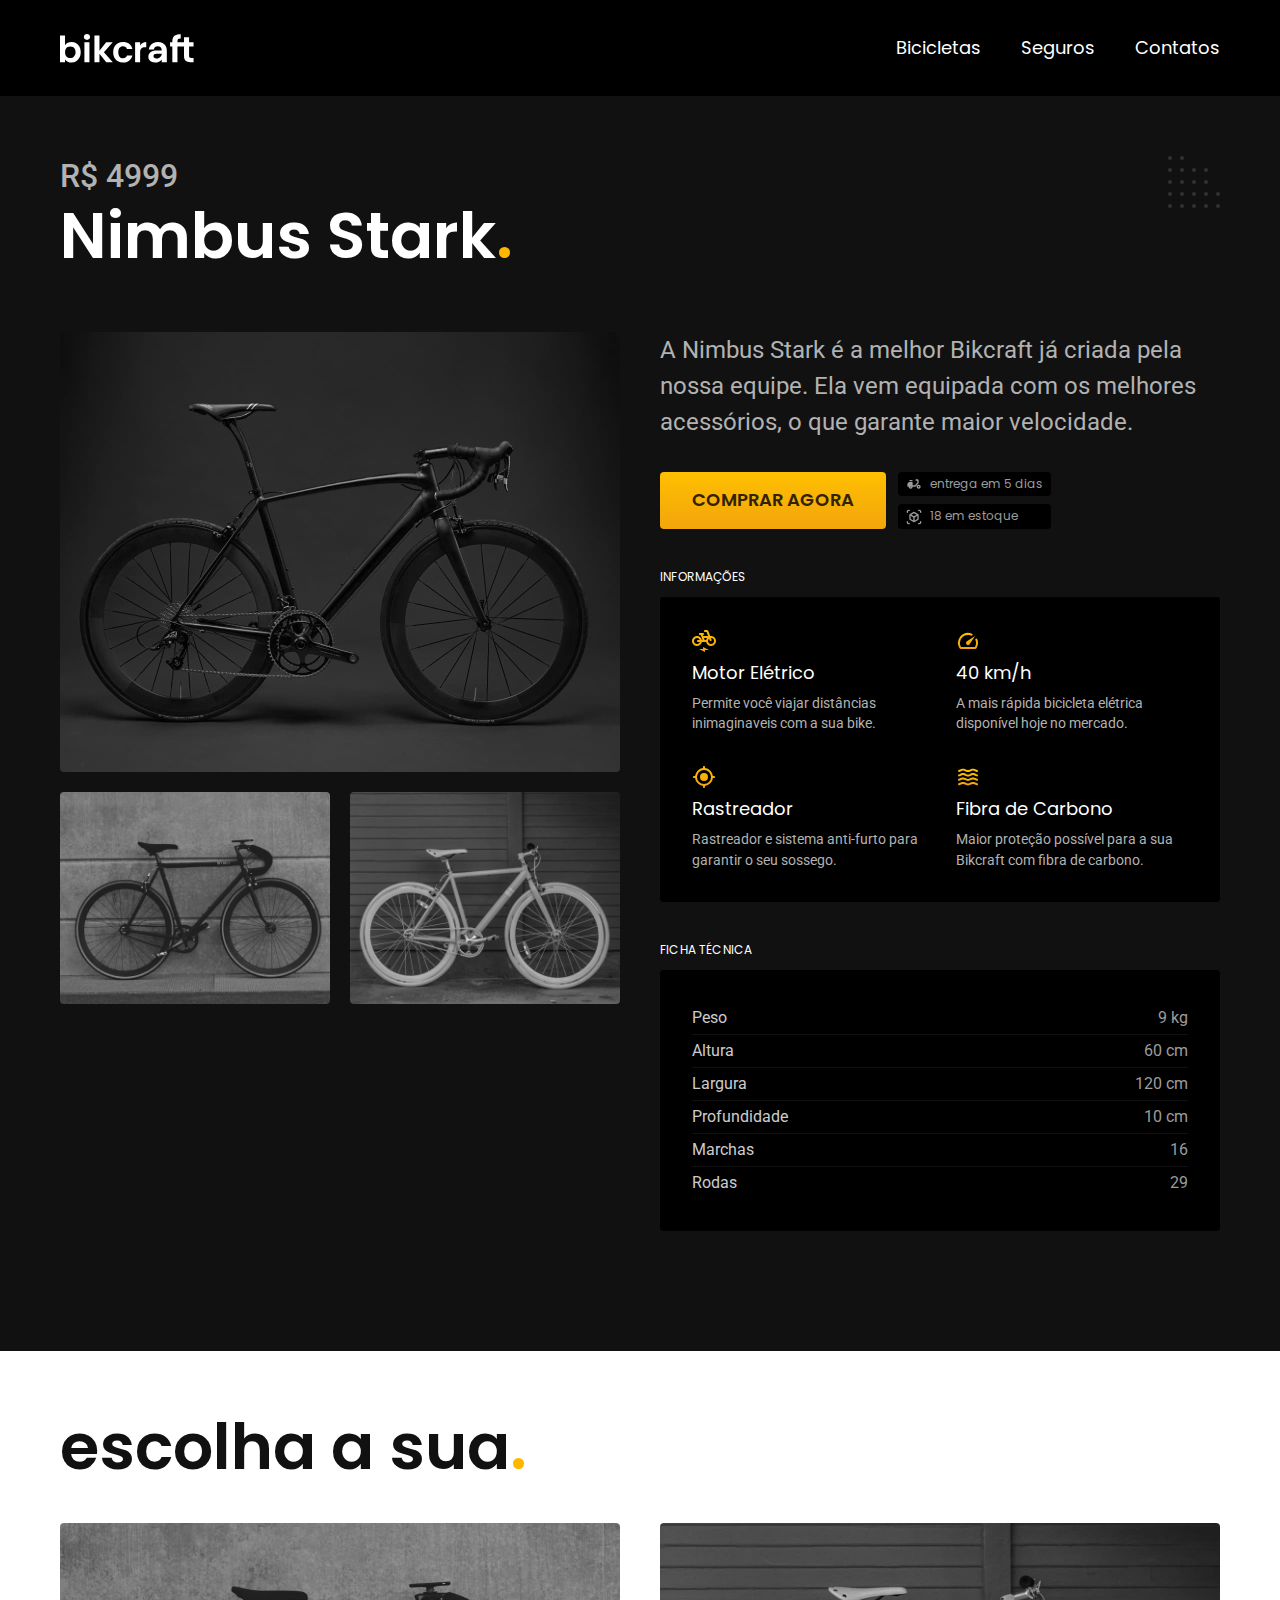
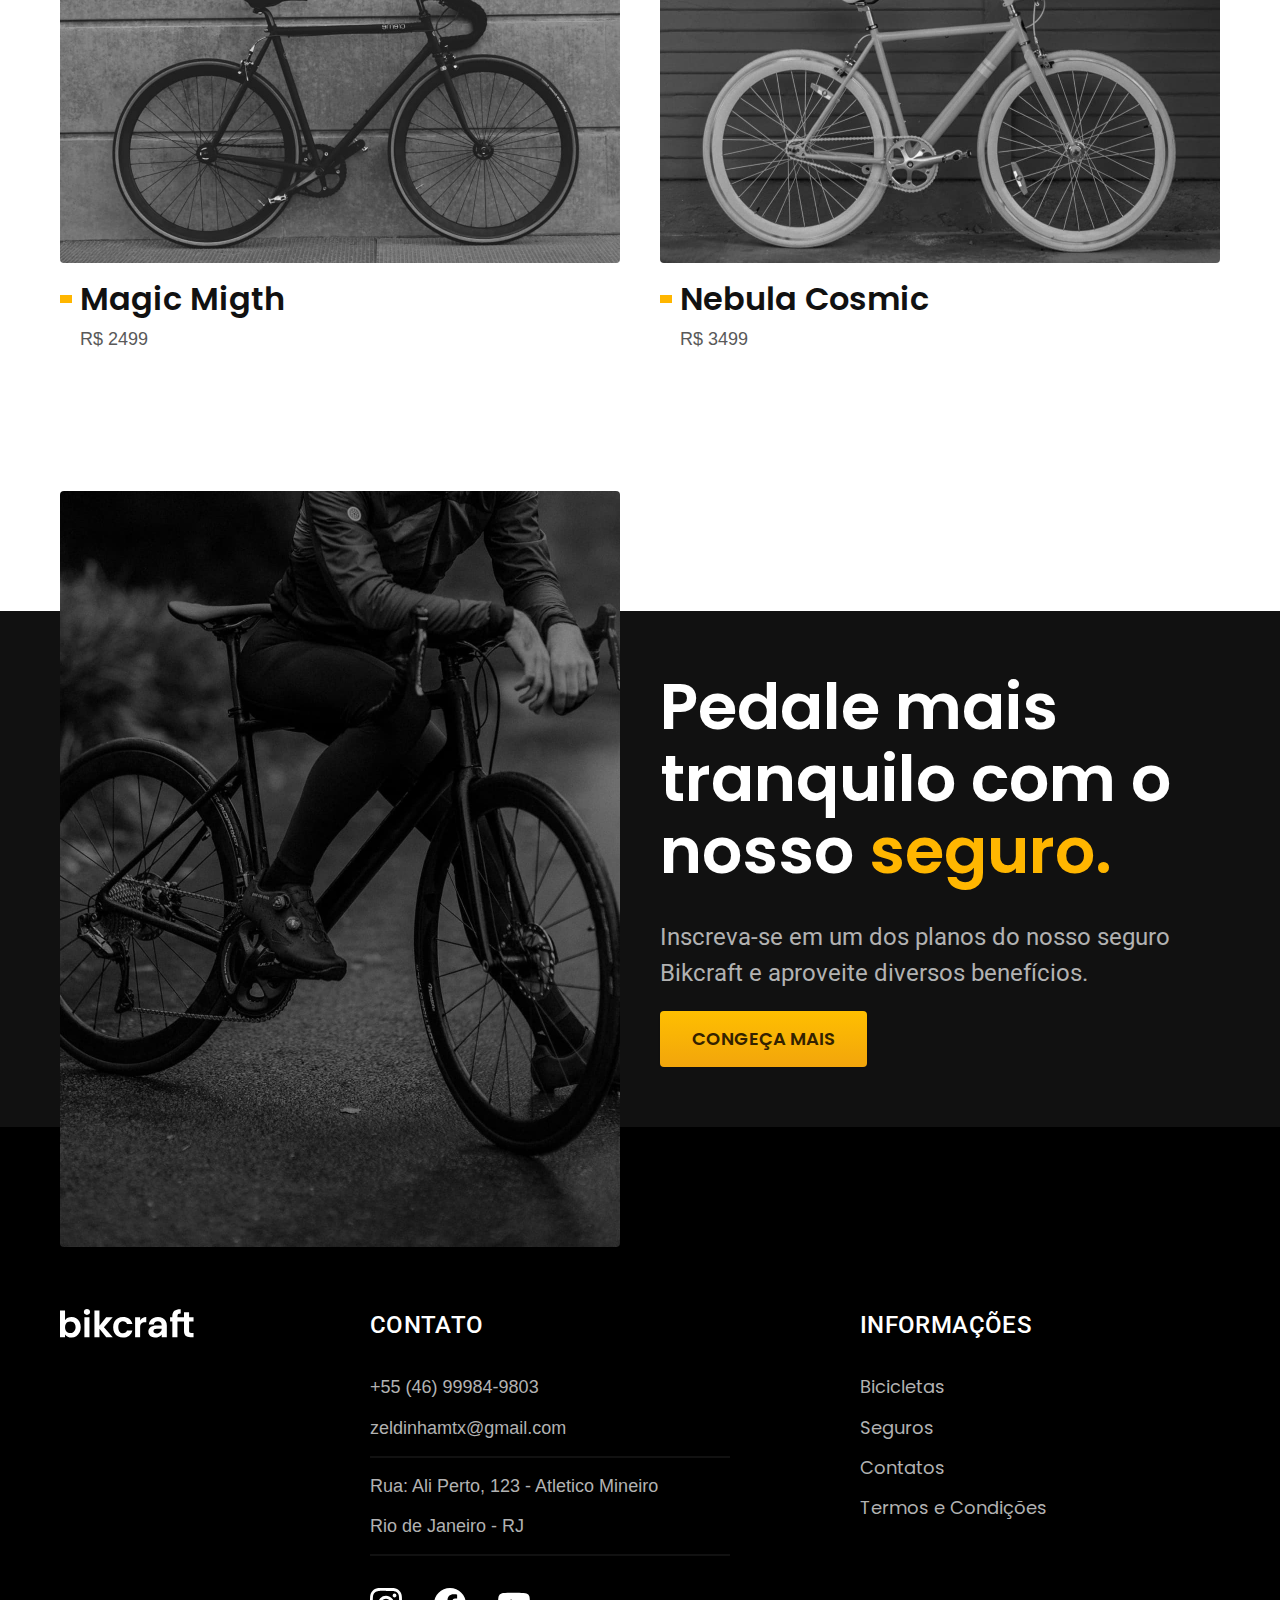
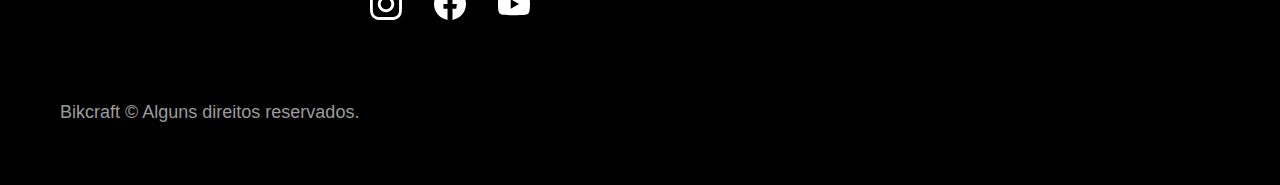
<file: Bicicletas/nimbus.html>
<!DOCTYPE html>
<html lang="pt-BR">

<head>
    <meta charset="UTF-8">
    <meta name="viewport" content="width=device-width, initial-scale=1.0">
    <title>.: Nimbus Stark | Bikcraft :.</title>
    <meta name="description" content="Termos e Condições">

    <!-- Favicon -->
    <link rel="icon" href="../../Projeto_Bikcraft/favicon.svg" type="image/svg+xml">
    <!-- CSS -->
    <link rel="stylesheet" href="../assets/css/style.css">
    <!-- FONTE -->
    <link rel="preconnect" href="https://fonts.googleapis.com">
    <link rel="preconnect" href="https://fonts.gstatic.com" crossorigin>
    <link href="https://fonts.googleapis.com/css2?family=Poppins:wght@400;600&family=Roboto:wght@400;500&display=swap"
        rel="stylesheet">
        
    <!-- tratamento se não tiver script -->
    <script>
        document.documentElement.classList.add("js");
    </script>
</head>

<body id="bicicleta">
    <!-- Cabeçalho -->
    <header class="header-bg">
        <!-- Conteiner onde segura todo conteudo dentro do cabeçalho -->
        <div class="container header">
            <a href="../">
                <img src="../assets/img/bikcraft.svg" width="136" height="32"  alt="Bikcraft">
            </a>
            <nav aria-label="primaria">
                <ul class="header-menu font-1-m cor-0">
                    <li><a href="../bicicletas.html">Bicicletas</a></li>
                    <li><a href="../seguros.html">Seguros</a></li>
                    <li><a href="../contato.html">Contatos</a></li>
                </ul>
            </nav>
        </div>
    </header>

        <!-- Bicicletas Nimbus -->
    <main class="titulo-bg">
        <div>
            <div class="titulo container">
                <p class="font-2-xl cor-5">R$ 4999</p>
                <h1 class="font-1-xxl cor-0">Nimbus Stark<span class="cor-p1">.</span></h1>
            </div>
        </div>
        <div class="bicicleta container">
            <div class="bicicleta-imagens">
                <img id="bicicleta-principal" src="../assets/img/bicicleta/nimbus1.jpg" alt="Bicicleta 1">
                <img src="../assets/img/bicicleta/nimbus2.jpg" alt="Bicicleta 2">
                <img src="../assets/img/bicicleta/nimbus3.jpg" alt="Bicicleta 3">
            </div>
            <div class="bicicleta-conteudo">
                <p class="font-2-l cor-5">A Nimbus Stark é a melhor Bikcraft já criada pela nossa equipe. Ela vem
                    equipada com os melhores acessórios, o que garante maior velocidade.</p>
                <div class="bicicleta-comprar">
                    <a class="botao" href="../orcamento.html?tipo=bikcraft&produto=nimbus">Comprar Agora</a>
                    <span class="font-1-xs cor-6"><img src="../assets/img/icones/entrega.svg" alt=""> entrega em 5
                        dias</span>
                    <span class="font-1-xs cor-6"><img src="../assets/img/icones/estoque.svg" alt=""> 18 em
                        estoque</span>
                </div>

                <h2 class="font-1-xs cor-0">Informações</h2>
                <ul class="bicicleta-informacoes">
                    <li>
                        <img src="../assets/img/icones/eletrica.svg" alt="">
                        <h3 class="font-1-m cor-0">Motor Elétrico</h3>
                        <p class="font-2-xs cor-5">Permite você viajar distâncias inimaginaveis com a sua bike.</p>
                    </li>
                    <li>
                        <img src="../assets/img/icones/velocidade.svg" alt="">
                        <h3 class="font-1-m cor-0">40 km/h</h3>
                        <p class="font-2-xs cor-5">A mais rápida bicicleta elétrica disponível hoje no mercado.</p>
                    </li>
                    <li>
                        <img src="../assets/img/icones/rastreador.svg" alt="">
                        <h3 class="font-1-m cor-0">Rastreador</h3>
                        <p class="font-2-xs cor-5">Rastreador e sistema anti-furto para garantir o seu sossego.</p>
                    </li>
                    <li>
                        <img src="../assets/img/icones/carbono.svg" alt="">
                        <h3 class="font-1-m cor-0">Fibra de Carbono</h3>
                        <p class="font-2-xs cor-5">Maior proteção possível para a sua Bikcraft com fibra de carbono.</p>
                    </li>
                </ul>
                <h2 class="font-1-xs cor-0">Ficha Técnica</h2>
                <ul class="bicicleta-ficha font-2-s cor-4">
                    <li>Peso <span>9 kg</span></li>
                    <li>Altura <span>60 cm</span></li>
                    <li>Largura <span>120 cm</span></li>
                    <li>Profundidade <span>10 cm</span></li>
                    <li>Marchas <span>16</span></li>
                    <li>Rodas <span>29</span></li>
                </ul>
            </div>
        </div>
    </main>

    <!-- Bicicletas escolha a sua -->
    <article class="bicicletas-listas container">
        <h2 class="font-1-xxl ">escolha a sua<span class="cor-p1">.</span></h2>

        <ul>
            <li>
                <a href="./magic.html">
                    <img src="../assets/img/bicicletas/magic.jpg" alt="Bicicleta Preta">
                    <h3 class="font-1-xl">Magic Migth</h3>
                    <span class="font-2-m cor-8">R$ 2499</span>
                </a>
            </li>
            <li>
                <a href="./nebula.html">
                    <img src="../assets/img/bicicletas/nebula.jpg" alt="Bicicleta Preta">
                    <h3 class="font-1-xl">Nebula Cosmic</h3>
                    <span class="font-2-m cor-8">R$ 3499</span>
                </a>
            </li>
        </ul>
    </article>

    <article class="seguro-bg">
        <div class="seguro container">
            <div class="seguro-imagem">
                <img src="../assets/img/fotos/seguros.jpg" alt="Pessoa parada em cima de uma bike">
            </div>
            <div class="seguro-conteudo">
                <h2 class="font-1-xxl cor-0">Pedale mais tranquilo com o nosso <span class="cor-p1">seguro.</span></h2>
                <p class="font-2-l cor-5">Inscreva-se em um dos planos do nosso seguro Bikcraft e aproveite diversos benefícios.</p>
                <a class="botao" href="../seguros.html">Congeça Mais</a>
            </div>
        </div>
    </article>

    <footer class="footer-bg">
        <div class="footer container">
            <img src="../assets/img/bikcraft.svg" alt="Logo">
            <div class="footer-contato">
                <h3 class="font-2-l-b cor-0">Contato</h3>
                <ul class="font-2-m cor-5">
                    <li><a href="tel:+5546999849803">+55 (46) 99984-9803</a> </li>
                    <li><a href="mailto:zeldinhamtx@gmail.com"> zeldinhamtx@gmail.com</a> </li>
                    <li>Rua: Ali Perto, 123 - Atletico Mineiro</li>
                    <li>Rio de Janeiro - RJ</li>
                </ul>
                <div class="footer-redes">
                    <a href="./">
                        <img src="../assets/img/redes/instagram.svg" width="32" height="32"  alt="icone instagram">
                    </a>
                    <a href="./">
                        <img src="../assets/img/redes/facebook.svg" width="32" height="32" alt="icone facebook">
                    </a>
                    <a href="./">
                        <img src="../assets/img/redes/youtube.svg" width="32" height="32" alt="icone youtube">
                    </a>
                </div>
            </div>
            <div class="footer-informacoes">
                <h3 class="font-2-l-b cor-0">Informações</h3>
                <nav>
                    <ul class="font-1-m cor-5">
                        <li>
                        <li><a href="../bicicletas.html">Bicicletas</a></li>
                        <li><a href="../seguros.html">Seguros</a></li>
                        <li><a href="../contato.html">Contatos</a></li>
                        <li><a href="../termos.html">Termos e Condições</a></li>
                        </li>
                    </ul>
                </nav>
            </div>
            <p class="footer-copy font-2-m cor-6">Bikcraft © Alguns direitos reservados.</p>
        </div>
    </footer>
    <script src="../js/script.js"></script>
</body>

</html>
</file>
<file: assets/css/style.css>
/* Importando css */
@import "./global/global.css";
@import "./utilidades/tipografia.css";
@import "./utilidades/cores.css";
@import "./utilidades/animacao.css";
@import "./global/header.css";
@import "./global/footer.css";

/* UTILIDADES */
@import "./utilidades/componentes.css";
@import "./utilidades/formulario.css";


/* HOME */
@import "./home/introducao.css";
@import "./home/tecnologia.css";
@import "./home/parceiros.css";
@import "./home/depoimento.css";


/* Bicicletas */
@import "./bicicletas/bicicletas-listas.css";
@import "./bicicletas/bicicletas.css";

/* Bicicleta */
@import "./bicicleta/bicicleta.css";
@import "./bicicleta/seguro.css";


/* Seguros */
@import "./seguros/seguros.css";
@import "./seguros/vantagens.css";
@import "./seguros/perguntas.css";

/* Contato */
@import "./contato/contato.css";
@import "./contato/lojas.css";

/* Contato */
@import "./orcamento/orcamento.css";



/* termos */
@import "./termos/termos.css";
</file>
